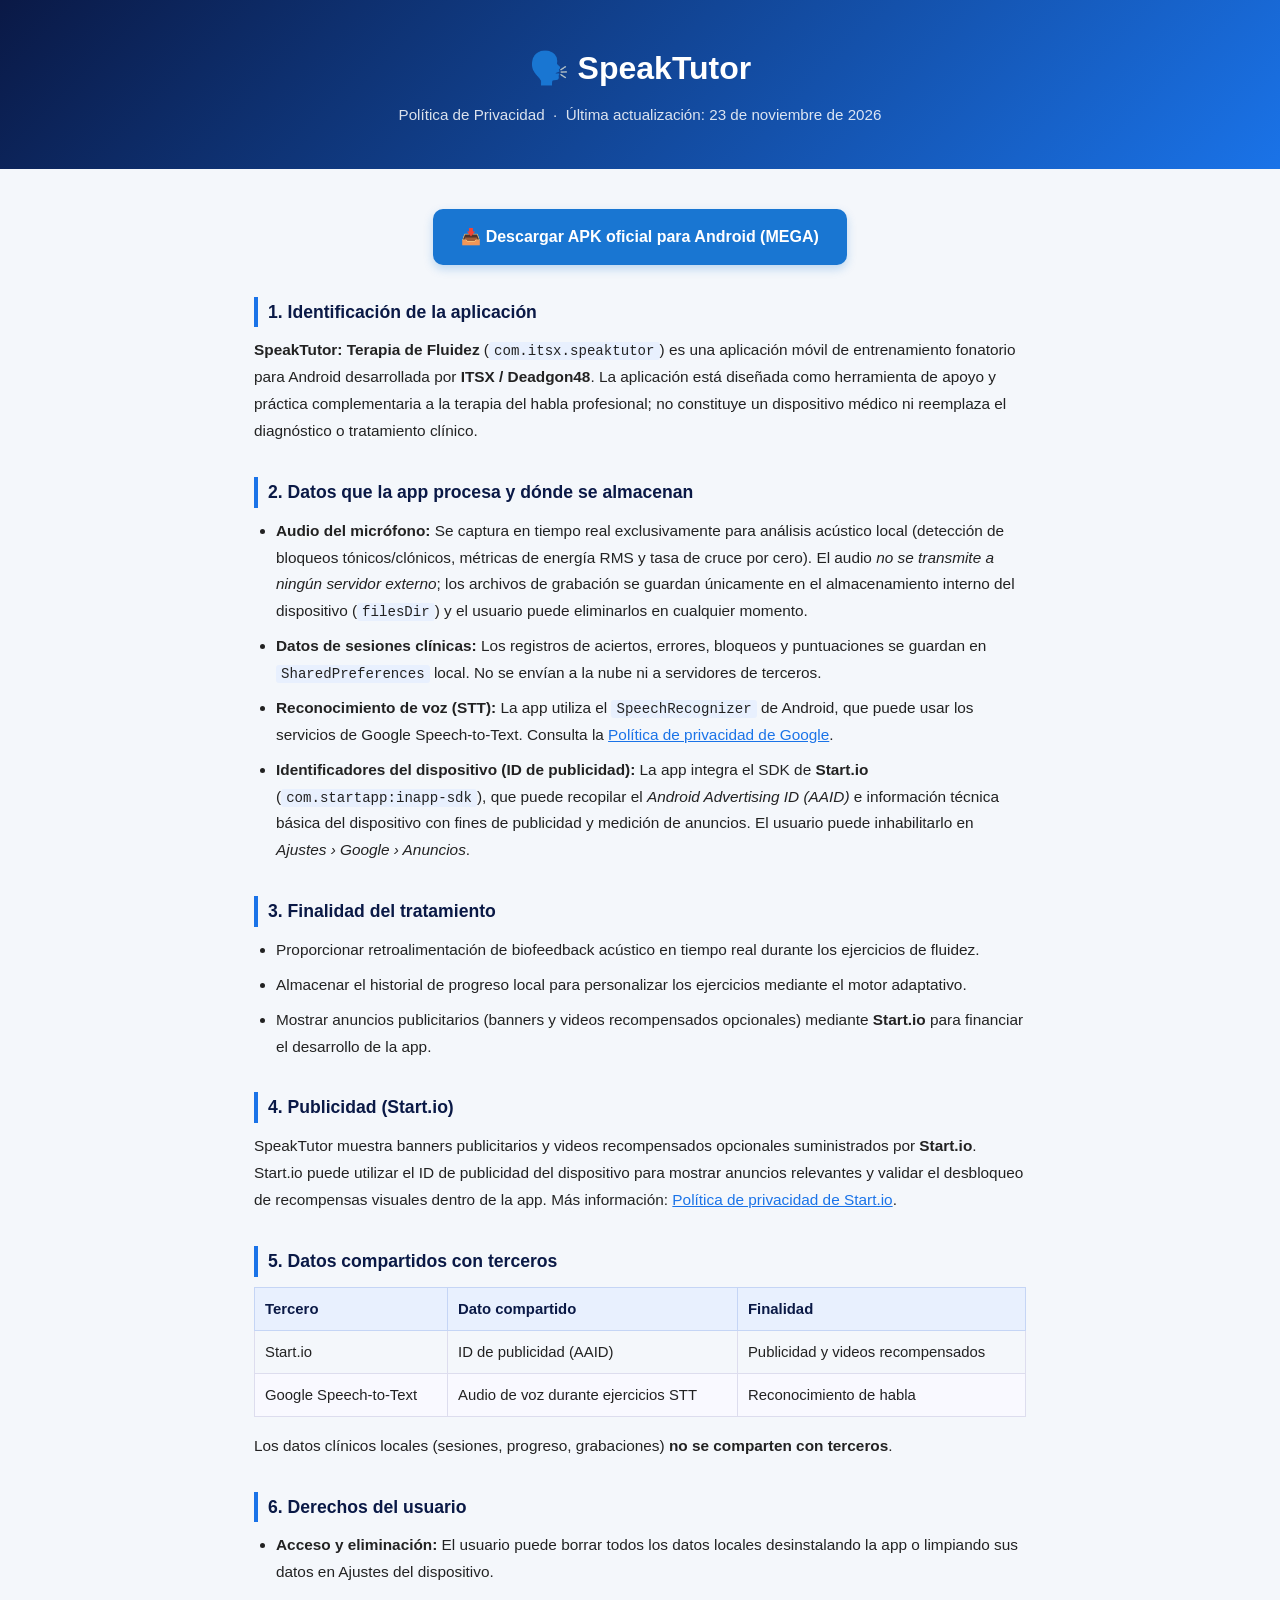
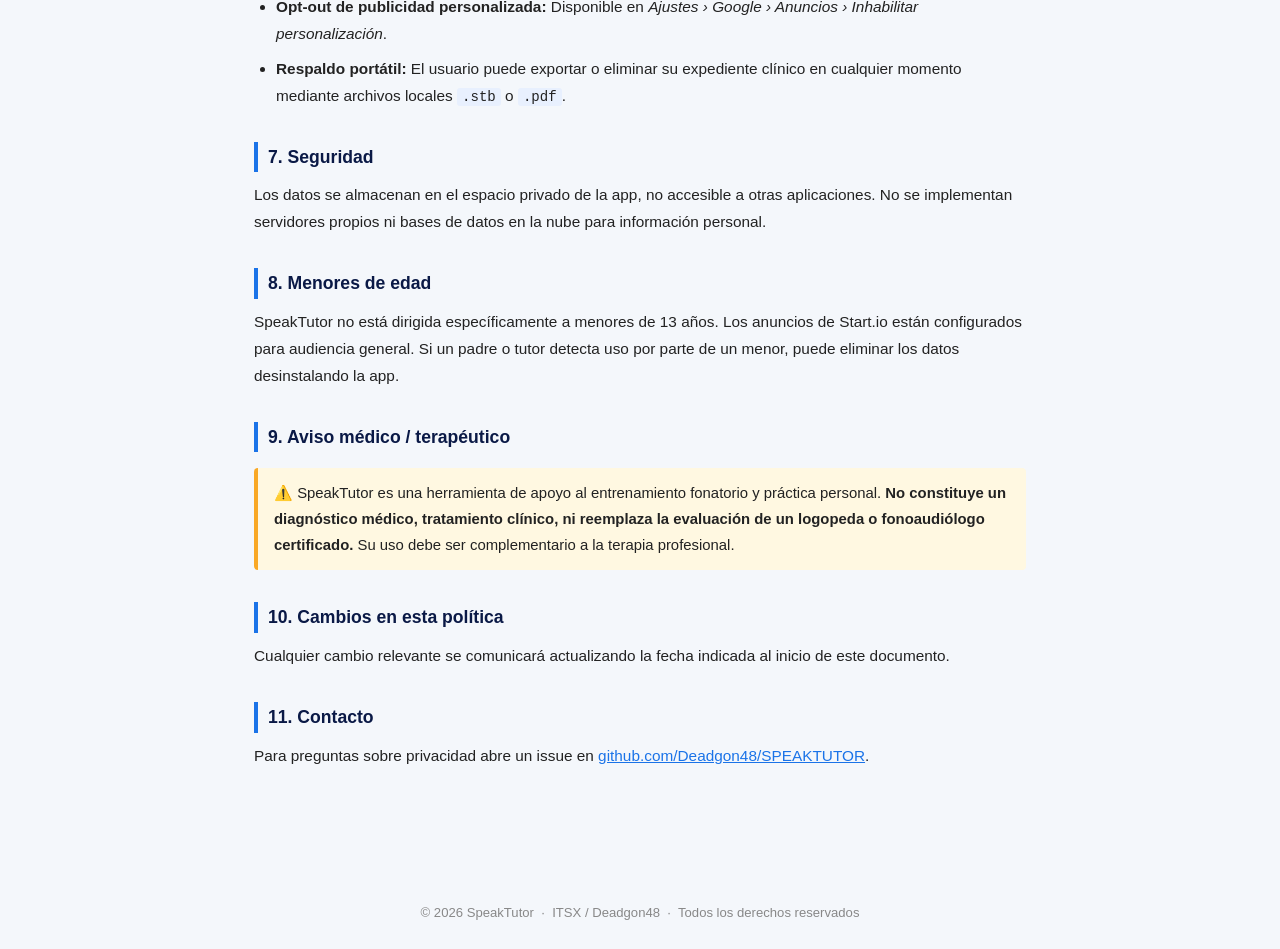
<file: docs/index.html>
<!DOCTYPE html>
<html lang="es">
<head>
  <meta charset="UTF-8" />
  <meta name="viewport" content="width=device-width, initial-scale=1.0"/>
  <title>Política de Privacidad – SpeakTutor</title>
  <style>
    * { box-sizing: border-box; margin: 0; padding: 0; }
    body { font-family: 'Segoe UI', Arial, sans-serif; background: #f4f7fb; color: #222; line-height: 1.75; }
    header { background: linear-gradient(135deg, #0a1946, #1a73e8); color: white; padding: 40px 24px 32px; text-align: center; }
    header h1 { font-size: 2rem; font-weight: 700; margin-bottom: 6px; }
    header p  { font-size: 0.95rem; opacity: 0.85; }
    main { max-width: 820px; margin: 40px auto; padding: 0 24px 60px; }
    h2 { color: #0a1946; font-size: 1.1rem; margin: 32px 0 10px; border-left: 4px solid #1a73e8; padding-left: 10px; }
    p, li { font-size: 0.96rem; margin-bottom: 8px; }
    ul { padding-left: 22px; margin-bottom: 10px; }
    code { background: #e8f0fe; border-radius: 3px; padding: 1px 5px; font-family: monospace; font-size: 0.88rem; }
    table { width: 100%; border-collapse: collapse; margin: 10px 0 16px; font-size: 0.93rem; }
    th { background: #e8f0fe; color: #0a1946; text-align: left; padding: 8px 10px; border: 1px solid #c5d5f5; }
    td { padding: 8px 10px; border: 1px solid #dde; }
    tr:nth-child(even) td { background: #f9f9ff; }
    a { color: #1a73e8; }
    footer { text-align: center; padding: 24px; font-size: 0.82rem; color: #888; }
    .nota { background: #fff8e1; border-left: 4px solid #f9a825; padding: 12px 16px; border-radius: 4px; margin: 16px 0; font-size: 0.93rem; }
    .descarga-box { text-align: center; margin: 20px 0 28px; }
    .btn-descarga { display: inline-block; padding: 14px 28px; background-color: #1976D2; color: #ffffff !important; text-decoration: none; border-radius: 10px; font-weight: bold; font-size: 1rem; box-shadow: 0 4px 10px rgba(25, 118, 210, 0.25); }
    .btn-descarga:hover { background-color: #1565C0; }
  </style>
</head>
<body>

<header>
  <h1>🗣️ SpeakTutor</h1>
  <p>Política de Privacidad &nbsp;·&nbsp; Última actualización: 23 de noviembre de 2026</p>
</header>

<main>

  <div class="descarga-box">
    <a href="https://mega.nz/file/b5BzSaxB#aYEJEaFWR5Qs_XERtTB8ZCbn9dNZsNbHpGKxHnNvEig" target="_blank" rel="noopener" class="btn-descarga">
      📥 Descargar APK oficial para Android (MEGA)
    </a>
  </div>

  <h2>1. Identificación de la aplicación</h2>
  <p><strong>SpeakTutor: Terapia de Fluidez</strong> (<code>com.itsx.speaktutor</code>) es una aplicación móvil de entrenamiento fonatorio para Android desarrollada por <strong>ITSX / Deadgon48</strong>. La aplicación está diseñada como herramienta de apoyo y práctica complementaria a la terapia del habla profesional; no constituye un dispositivo médico ni reemplaza el diagnóstico o tratamiento clínico.</p>

  <h2>2. Datos que la app procesa y dónde se almacenan</h2>
  <ul>
    <li><strong>Audio del micrófono:</strong> Se captura en tiempo real exclusivamente para análisis acústico local (detección de bloqueos tónicos/clónicos, métricas de energía RMS y tasa de cruce por cero). El audio <em>no se transmite a ningún servidor externo</em>; los archivos de grabación se guardan únicamente en el almacenamiento interno del dispositivo (<code>filesDir</code>) y el usuario puede eliminarlos en cualquier momento.</li>
    <li><strong>Datos de sesiones clínicas:</strong> Los registros de aciertos, errores, bloqueos y puntuaciones se guardan en <code>SharedPreferences</code> local. No se envían a la nube ni a servidores de terceros.</li>
    <li><strong>Reconocimiento de voz (STT):</strong> La app utiliza el <code>SpeechRecognizer</code> de Android, que puede usar los servicios de Google Speech-to-Text. Consulta la <a href="https://policies.google.com/privacy" target="_blank" rel="noopener">Política de privacidad de Google</a>.</li>
    <li><strong>Identificadores del dispositivo (ID de publicidad):</strong> La app integra el SDK de <strong>Start.io</strong> (<code>com.startapp:inapp-sdk</code>), que puede recopilar el <em>Android Advertising ID (AAID)</em> e información técnica básica del dispositivo con fines de publicidad y medición de anuncios. El usuario puede inhabilitarlo en <em>Ajustes › Google › Anuncios</em>.</li>
  </ul>

  <h2>3. Finalidad del tratamiento</h2>
  <ul>
    <li>Proporcionar retroalimentación de biofeedback acústico en tiempo real durante los ejercicios de fluidez.</li>
    <li>Almacenar el historial de progreso local para personalizar los ejercicios mediante el motor adaptativo.</li>
    <li>Mostrar anuncios publicitarios (banners y videos recompensados opcionales) mediante <strong>Start.io</strong> para financiar el desarrollo de la app.</li>
  </ul>

  <h2>4. Publicidad (Start.io)</h2>
  <p>SpeakTutor muestra banners publicitarios y videos recompensados opcionales suministrados por <strong>Start.io</strong>. Start.io puede utilizar el ID de publicidad del dispositivo para mostrar anuncios relevantes y validar el desbloqueo de recompensas visuales dentro de la app. Más información: <a href="https://www.start.io/policy/privacy-policy/" target="_blank" rel="noopener">Política de privacidad de Start.io</a>.</p>

  <h2>5. Datos compartidos con terceros</h2>
  <table>
    <thead>
    <tr><th>Tercero</th><th>Dato compartido</th><th>Finalidad</th></tr>
    </thead>
    <tbody>
    <tr><td>Start.io</td><td>ID de publicidad (AAID)</td><td>Publicidad y videos recompensados</td></tr>
    <tr><td>Google Speech-to-Text</td><td>Audio de voz durante ejercicios STT</td><td>Reconocimiento de habla</td></tr>
    </tbody>
  </table>
  <p>Los datos clínicos locales (sesiones, progreso, grabaciones) <strong>no se comparten con terceros</strong>.</p>

  <h2>6. Derechos del usuario</h2>
  <ul>
    <li><strong>Acceso y eliminación:</strong> El usuario puede borrar todos los datos locales desinstalando la app o limpiando sus datos en Ajustes del dispositivo.</li>
    <li><strong>Opt-out de publicidad personalizada:</strong> Disponible en <em>Ajustes › Google › Anuncios › Inhabilitar personalización</em>.</li>
    <li><strong>Respaldo portátil:</strong> El usuario puede exportar o eliminar su expediente clínico en cualquier momento mediante archivos locales <code>.stb</code> o <code>.pdf</code>.</li>
  </ul>

  <h2>7. Seguridad</h2>
  <p>Los datos se almacenan en el espacio privado de la app, no accesible a otras aplicaciones. No se implementan servidores propios ni bases de datos en la nube para información personal.</p>

  <h2>8. Menores de edad</h2>
  <p>SpeakTutor no está dirigida específicamente a menores de 13 años. Los anuncios de Start.io están configurados para audiencia general. Si un padre o tutor detecta uso por parte de un menor, puede eliminar los datos desinstalando la app.</p>

  <h2>9. Aviso médico / terapéutico</h2>
  <div class="nota">
    ⚠️ SpeakTutor es una herramienta de apoyo al entrenamiento fonatorio y práctica personal. <strong>No constituye un diagnóstico médico, tratamiento clínico, ni reemplaza la evaluación de un logopeda o fonoaudiólogo certificado.</strong> Su uso debe ser complementario a la terapia profesional.
  </div>

  <h2>10. Cambios en esta política</h2>
  <p>Cualquier cambio relevante se comunicará actualizando la fecha indicada al inicio de este documento.</p>

  <h2>11. Contacto</h2>
  <p>Para preguntas sobre privacidad abre un issue en <a href="https://github.com/Deadgon48/SPEAKTUTOR" target="_blank" rel="noopener">github.com/Deadgon48/SPEAKTUTOR</a>.</p>

</main>

<footer>
  &copy; 2026 SpeakTutor &nbsp;·&nbsp; ITSX / Deadgon48 &nbsp;·&nbsp; Todos los derechos reservados
</footer>

</body>
</html>
</file>
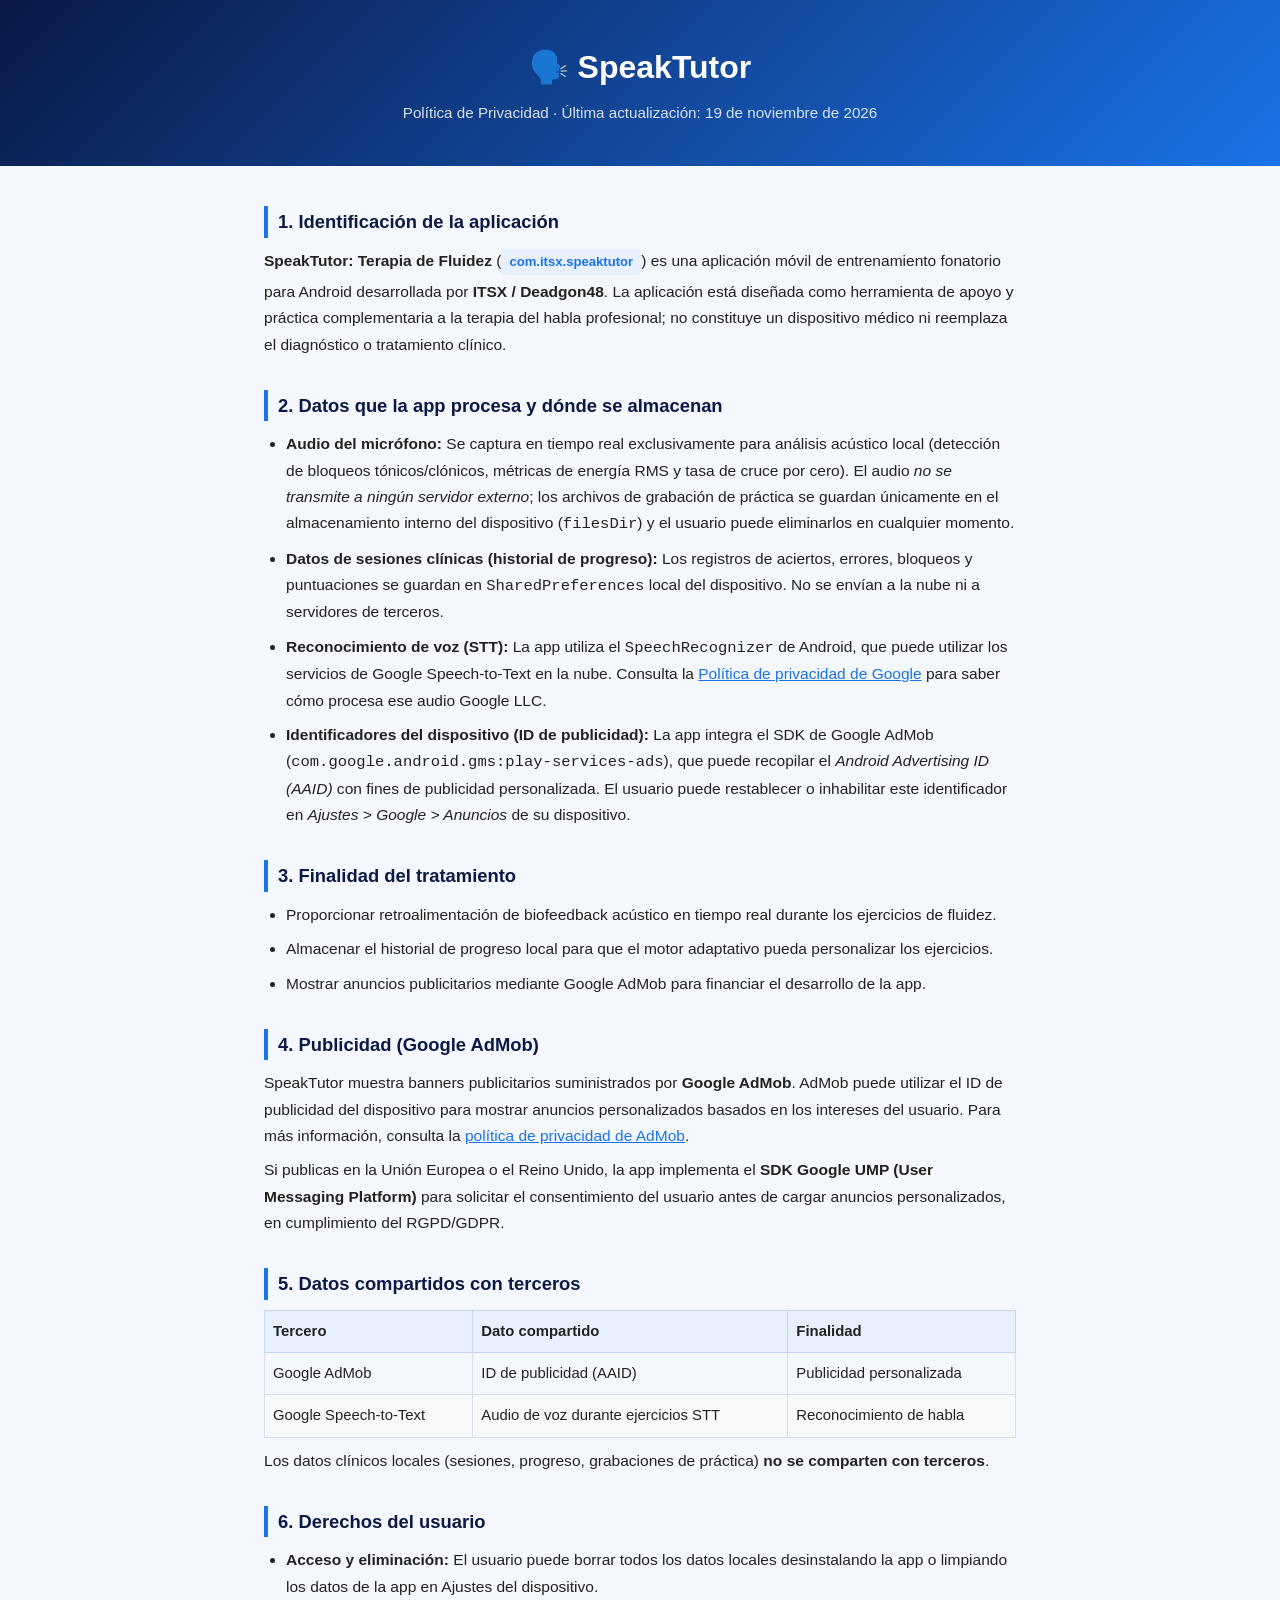
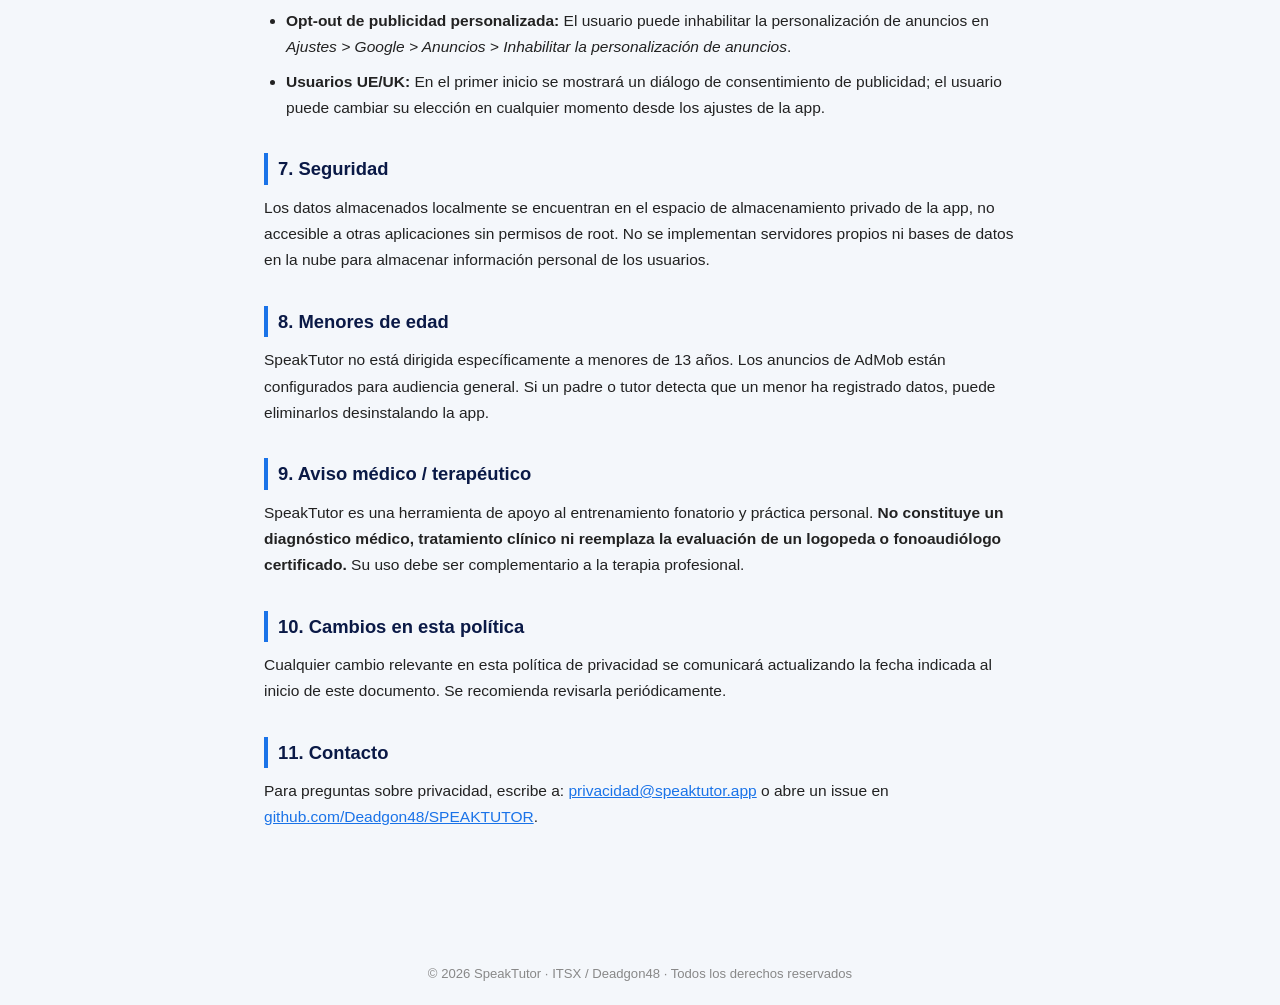
<file: docs/privacy_policy/index.html>
<!DOCTYPE html>
<html lang="es">
<head>
  <meta charset="UTF-8" />
  <meta name="viewport" content="width=device-width, initial-scale=1.0"/>
  <title>Política de Privacidad – SpeakTutor</title>
  <style>
    * { box-sizing: border-box; margin: 0; padding: 0; }
    body { font-family: 'Segoe UI', Arial, sans-serif; background: #f4f7fb; color: #222; line-height: 1.7; }
    header { background: linear-gradient(135deg, #0a1946, #1a73e8); color: white; padding: 40px 24px 32px; text-align: center; }
    header h1 { font-size: 2rem; font-weight: 700; margin-bottom: 6px; }
    header p  { font-size: 0.95rem; opacity: 0.85; }
    main { max-width: 800px; margin: 40px auto; padding: 0 24px 60px; }
    h2 { color: #0a1946; font-size: 1.15rem; margin: 32px 0 10px; border-left: 4px solid #1a73e8; padding-left: 10px; }
    p, li { font-size: 0.97rem; margin-bottom: 8px; }
    ul { padding-left: 22px; }
    .badge { display: inline-block; background: #e8f0fe; color: #1a73e8; border-radius: 4px; padding: 2px 8px; font-size: 0.82rem; font-weight: 600; margin-bottom: 4px; }
    footer { text-align: center; padding: 24px; font-size: 0.82rem; color: #888; }
    a { color: #1a73e8; }
  </style>
</head>
<body>
<header>
  <h1>🗣️ SpeakTutor</h1>
  <p>Política de Privacidad · Última actualización: 19 de noviembre de 2026</p>
</header>

<main>

  <h2>1. Identificación de la aplicación</h2>
  <p><strong>SpeakTutor: Terapia de Fluidez</strong> (<span class="badge">com.itsx.speaktutor</span>) es una aplicación móvil de entrenamiento fonatorio para Android desarrollada por <strong>ITSX / Deadgon48</strong>. La aplicación está diseñada como herramienta de apoyo y práctica complementaria a la terapia del habla profesional; no constituye un dispositivo médico ni reemplaza el diagnóstico o tratamiento clínico.</p>

  <h2>2. Datos que la app procesa y dónde se almacenan</h2>
  <ul>
    <li><strong>Audio del micrófono:</strong> Se captura en tiempo real exclusivamente para análisis acústico local (detección de bloqueos tónicos/clónicos, métricas de energía RMS y tasa de cruce por cero). El audio <em>no se transmite a ningún servidor externo</em>; los archivos de grabación de práctica se guardan únicamente en el almacenamiento interno del dispositivo (<code>filesDir</code>) y el usuario puede eliminarlos en cualquier momento.</li>
    <li><strong>Datos de sesiones clínicas (historial de progreso):</strong> Los registros de aciertos, errores, bloqueos y puntuaciones se guardan en <code>SharedPreferences</code> local del dispositivo. No se envían a la nube ni a servidores de terceros.</li>
    <li><strong>Reconocimiento de voz (STT):</strong> La app utiliza el <code>SpeechRecognizer</code> de Android, que puede utilizar los servicios de Google Speech-to-Text en la nube. Consulta la <a href="https://policies.google.com/privacy" target="_blank">Política de privacidad de Google</a> para saber cómo procesa ese audio Google LLC.</li>
    <li><strong>Identificadores del dispositivo (ID de publicidad):</strong> La app integra el SDK de Google AdMob (<code>com.google.android.gms:play-services-ads</code>), que puede recopilar el <em>Android Advertising ID (AAID)</em> con fines de publicidad personalizada. El usuario puede restablecer o inhabilitar este identificador en <em>Ajustes > Google > Anuncios</em> de su dispositivo.</li>
  </ul>

  <h2>3. Finalidad del tratamiento</h2>
  <ul>
    <li>Proporcionar retroalimentación de biofeedback acústico en tiempo real durante los ejercicios de fluidez.</li>
    <li>Almacenar el historial de progreso local para que el motor adaptativo pueda personalizar los ejercicios.</li>
    <li>Mostrar anuncios publicitarios mediante Google AdMob para financiar el desarrollo de la app.</li>
  </ul>

  <h2>4. Publicidad (Google AdMob)</h2>
  <p>SpeakTutor muestra banners publicitarios suministrados por <strong>Google AdMob</strong>. AdMob puede utilizar el ID de publicidad del dispositivo para mostrar anuncios personalizados basados en los intereses del usuario. Para más información, consulta la <a href="https://support.google.com/admob/answer/6128543" target="_blank">política de privacidad de AdMob</a>.</p>
  <p>Si publicas en la Unión Europea o el Reino Unido, la app implementa el <strong>SDK Google UMP (User Messaging Platform)</strong> para solicitar el consentimiento del usuario antes de cargar anuncios personalizados, en cumplimiento del RGPD/GDPR.</p>

  <h2>5. Datos compartidos con terceros</h2>
  <table style="width:100%;border-collapse:collapse;font-size:0.93rem;margin-top:8px;">
    <thead>
      <tr style="background:#e8f0fe;">
        <th style="text-align:left;padding:8px;border:1px solid #c5d5f5;">Tercero</th>
        <th style="text-align:left;padding:8px;border:1px solid #c5d5f5;">Dato compartido</th>
        <th style="text-align:left;padding:8px;border:1px solid #c5d5f5;">Finalidad</th>
      </tr>
    </thead>
    <tbody>
      <tr>
        <td style="padding:8px;border:1px solid #dde;">Google AdMob</td>
        <td style="padding:8px;border:1px solid #dde;">ID de publicidad (AAID)</td>
        <td style="padding:8px;border:1px solid #dde;">Publicidad personalizada</td>
      </tr>
      <tr style="background:#f9f9f9;">
        <td style="padding:8px;border:1px solid #dde;">Google Speech-to-Text</td>
        <td style="padding:8px;border:1px solid #dde;">Audio de voz durante ejercicios STT</td>
        <td style="padding:8px;border:1px solid #dde;">Reconocimiento de habla</td>
      </tr>
    </tbody>
  </table>
  <p style="margin-top:10px;">Los datos clínicos locales (sesiones, progreso, grabaciones de práctica) <strong>no se comparten con terceros</strong>.</p>

  <h2>6. Derechos del usuario</h2>
  <ul>
    <li><strong>Acceso y eliminación:</strong> El usuario puede borrar todos los datos locales desinstalando la app o limpiando los datos de la app en Ajustes del dispositivo.</li>
    <li><strong>Opt-out de publicidad personalizada:</strong> El usuario puede inhabilitar la personalización de anuncios en <em>Ajustes > Google > Anuncios > Inhabilitar la personalización de anuncios</em>.</li>
    <li><strong>Usuarios UE/UK:</strong> En el primer inicio se mostrará un diálogo de consentimiento de publicidad; el usuario puede cambiar su elección en cualquier momento desde los ajustes de la app.</li>
  </ul>

  <h2>7. Seguridad</h2>
  <p>Los datos almacenados localmente se encuentran en el espacio de almacenamiento privado de la app, no accesible a otras aplicaciones sin permisos de root. No se implementan servidores propios ni bases de datos en la nube para almacenar información personal de los usuarios.</p>

  <h2>8. Menores de edad</h2>
  <p>SpeakTutor no está dirigida específicamente a menores de 13 años. Los anuncios de AdMob están configurados para audiencia general. Si un padre o tutor detecta que un menor ha registrado datos, puede eliminarlos desinstalando la app.</p>

  <h2>9. Aviso médico / terapéutico</h2>
  <p>SpeakTutor es una herramienta de apoyo al entrenamiento fonatorio y práctica personal. <strong>No constituye un diagnóstico médico, tratamiento clínico ni reemplaza la evaluación de un logopeda o fonoaudiólogo certificado.</strong> Su uso debe ser complementario a la terapia profesional.</p>

  <h2>10. Cambios en esta política</h2>
  <p>Cualquier cambio relevante en esta política de privacidad se comunicará actualizando la fecha indicada al inicio de este documento. Se recomienda revisarla periódicamente.</p>

  <h2>11. Contacto</h2>
  <p>Para preguntas sobre privacidad, escribe a: <a href="mailto:privacidad@speaktutor.app">privacidad@speaktutor.app</a> o abre un issue en <a href="https://github.com/Deadgon48/SPEAKTUTOR" target="_blank">github.com/Deadgon48/SPEAKTUTOR</a>.</p>

</main>

<footer>
  &copy; 2026 SpeakTutor · ITSX / Deadgon48 · Todos los derechos reservados
</footer>
</body>
</html>
</file>
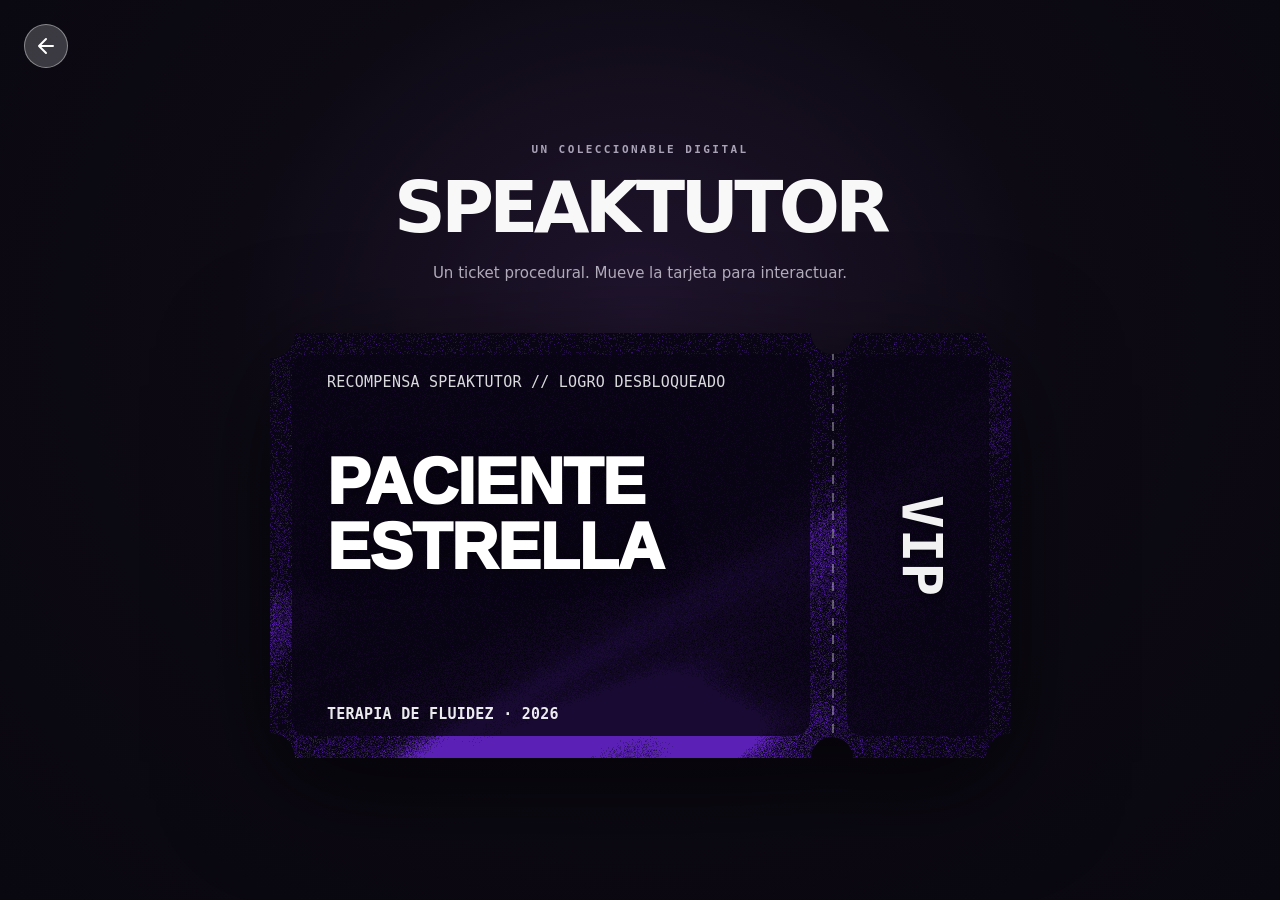
<file: app/src/main/assets/ticket/index.html>
<!doctype html>
<html lang="es">
<head>
  <meta charset="utf-8">
  <meta name="viewport" content="width=device-width,initial-scale=1">
  <title>Ticket VIP SpeakTutor</title>
  <link rel="stylesheet" href="styles.css">
</head>
<body>
<main class="page">
  <p class="eyebrow">UN COLECCIONABLE DIGITAL</p>
  <h1>SPEAKTUTOR</h1>
  <p class="intro">Un ticket procedural. Mueve la tarjeta para interactuar.</p>
  <section id="ticket" aria-label="Event admission ticket"></section>
</main>
<script src="app.js"></script>
<button style="position: fixed; top: 24px; left: 24px; width: 44px; height: 44px; border-radius: 50%; background: rgba(255, 255, 255, 0.2); border: 1px solid rgba(255,255,255,0.4); color: white; display: grid; place-items: center; cursor: pointer; z-index: 9999;" onclick="if(window.Android){window.Android.cerrarWebView();}else{window.history.back();}">
  <svg width="24" height="24" viewBox="0 0 24 24" fill="none" stroke="currentColor" stroke-width="2" stroke-linecap="round" stroke-linejoin="round">
    <path d="M19 12H5M12 19l-7-7 7-7"/>
  </svg>
</button>
</body>
</html>
</file>
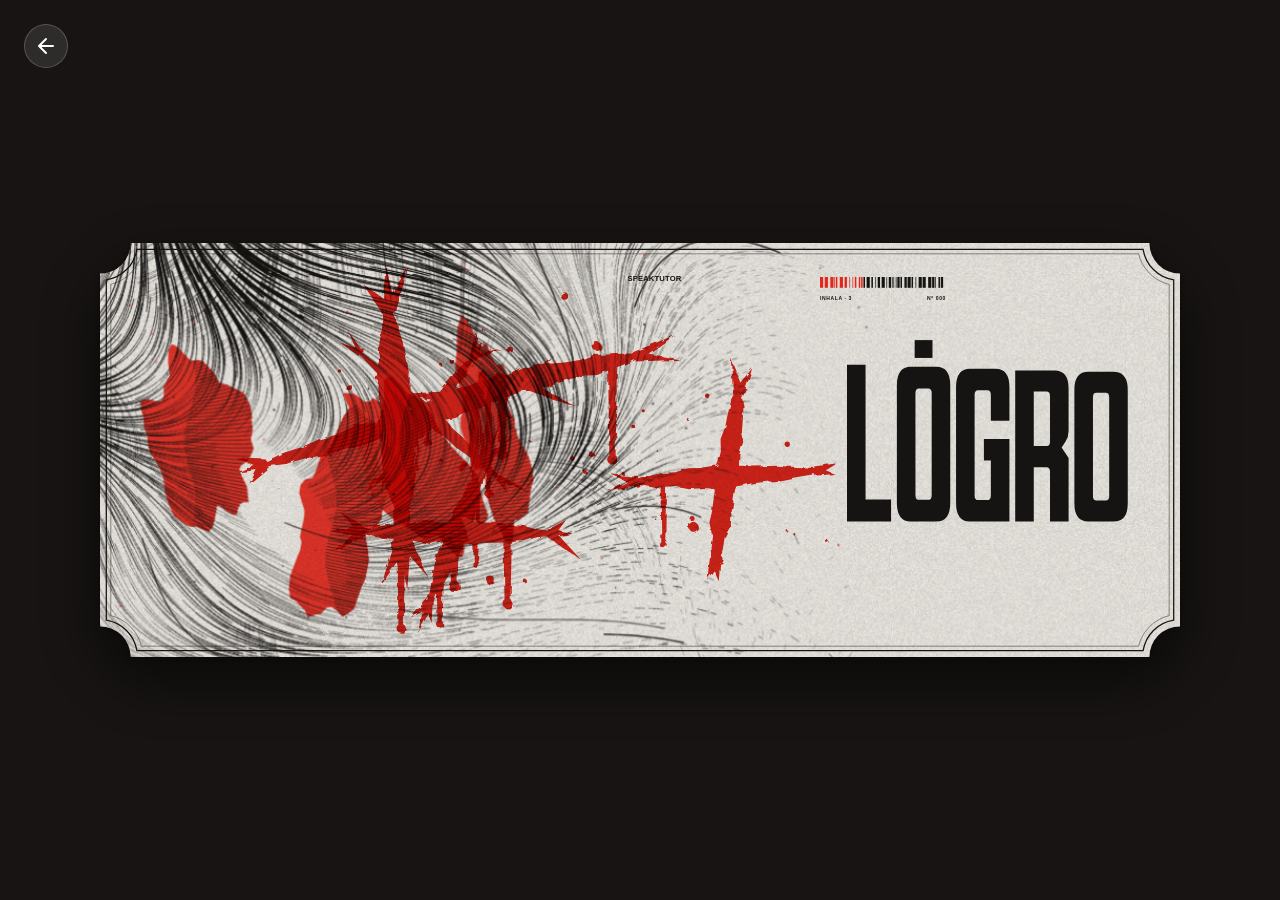
<file: app/src/main/assets/card_3d.html>
<!doctype html>
<html lang="es">
<head>
    <meta charset="utf-8"><meta name="viewport" content="width=device-width,initial-scale=1">
    <title>Engraved Ticket</title>
    <style>
        :root{color-scheme:dark}*{box-sizing:border-box}body{margin:0;min-height:100vh;background:#171413;color:#eee9e1;font:14px/1.4 system-ui,sans-serif;display:grid;place-items:center;padding:32px}.demo{width:min(1080px,100%)}.ticket-wrap{position:relative;perspective:1600px;width:var(--ticket-width,min(100%,1080px));margin:auto;user-select:none}.ticket{position:relative;width:100%;aspect-ratio:1200/460;container-type:inline-size;touch-action:pan-y;-webkit-touch-callout:none;outline:none;cursor:pointer;will-change:transform;filter:drop-shadow(0 22px 28px #0007) drop-shadow(0 2px 3px #0005);transition:box-shadow .2s}.ticket:focus-visible{outline:2px solid var(--accent);outline-offset:5px}.ticket[aria-pressed=true]{cursor:grabbing}.clipped{position:absolute;inset:0;overflow:hidden;background:var(--ground);mask-image:var(--ticket-mask);-webkit-mask-image:var(--ticket-mask);mask-size:100% 100%;-webkit-mask-size:100% 100%;mask-repeat:no-repeat;-webkit-mask-repeat:no-repeat}.plate{position:absolute;inset:0;width:100%;height:100%;max-width:none;transform:scale(1.05);will-change:transform}.spatter{position:absolute;inset:0;width:100%;height:100%;overflow:visible;pointer-events:none}.type-layer{position:absolute;inset:0;will-change:transform;color:var(--text-color);font-family:"Helvetica Neue",Helvetica,Arial,ui-sans-serif,system-ui,sans-serif}.small{font-weight:700;text-transform:uppercase;letter-spacing:.02em;line-height:1.08;white-space:pre-line}.absolute{position:absolute}.word-box{overflow:visible}.word-svg{position:absolute;inset:0;width:100%;height:100%;overflow:visible;max-width:none}.meta{display:flex;justify-content:space-between}.body-copy{margin:0;white-space:normal!important;text-align:justify;text-align-last:center}.glare{position:absolute;inset:0;pointer-events:none;opacity:0;transition:opacity .3s}.edge{position:absolute;inset:0;width:100%;height:100%;pointer-events:none;overflow:visible}.et-splat{transform-box:fill-box;transform-origin:center;animation:et-splat 560ms cubic-bezier(.2,1.5,.35,1) both}.et-drip{transform-box:fill-box;transform-origin:top;animation:et-drip 1100ms cubic-bezier(.3,.7,.2,1) both}@keyframes et-splat{0%{transform:scale(.15);opacity:0}40%{opacity:1}100%{transform:scale(1);opacity:1}}@keyframes et-drip{0%{transform:scaleY(0)}100%{transform:scaleY(1)}}.sr-only{position:absolute;width:1px;height:1px;padding:0;margin:-1px;overflow:hidden;clip:rect(0,0,0,0);white-space:nowrap;border:0}@media(prefers-reduced-motion:reduce){.et-splat,.et-drip{animation:none}}@media(max-width:520px){body{padding:18px}}

                @font-face {
  font-family: 'Blockstepped';
  src: url('fonts/blockstepped.ttf');
}
        @font-face {
  font-family: 'Blockstepped 3D';
  src: url('fonts/blockstepped3d.ttf');
}
@font-face {
  font-family: 'Blox2';
  src: url('fonts/blox2.ttf');
}
@font-face {
  font-family: 'MarioFont';
  src: url('fonts/font.ttf');
}
@font-face {
  font-family: 'HumanoidStraight';
  src: url('fonts/humanoidstraight.ttf');
}
@font-face {
  font-family: 'LotsOfDotz';
  src: url('fonts/lotsofdotz.ttf');
}
@font-face {
  font-family: 'PixelPlayer';
  src: url('fonts/ultimategameplayerpixel.ttf');
}
@font-face {
  font-family: '8bit';
  src: url('fonts/8bitlim.ttf');
}
@font-face {
  font-family: 'HigherPixels';
  src: url('fonts/HigherPixels.ttf');
}
@font-face {
  font-family: 'Nightmare';
  src: url('fonts/Nightmare Codehack.otf');
}
@font-face {
  font-family: 'LCD';
  src: url('fonts/Pixel Lcd-7.ttf');
}
@font-face {
  font-family: 'PB';
  src: url('fonts/PowerBomberman-COLR-nanoemoji.ttf');
}
@font-face {
  font-family: 'BS';
  src: url('fonts/BombermanStory-COLR-nanoemoji.ttf');
}
@font-face {
  font-family: 'B64';
  src: url('fonts/Bomberman64-COLR-nanoemoji.ttf');
}

/* Aplicación dinámica según el tema seleccionado */
.insignia-card {
  font-family: var(--font-familia-activa, sans-serif);
}

    </style></head>
<body>
<button class="back-btn" style="position: fixed; top: 24px; left: 24px; width: 44px; height: 44px; border-radius: 50%; background: rgba(255, 255, 255, 0.1); border: 1px solid rgba(255,255,255,0.2); color: white; display: grid; place-items: center; cursor: pointer; z-index: 9999; backdrop-filter: blur(5px);" onclick="if(window.Android){window.Android.cerrarWebView();}else{window.history.back();}">
    <svg width="24" height="24" viewBox="0 0 24 24" fill="none" stroke="currentColor" stroke-width="2" stroke-linecap="round" stroke-linejoin="round">
        <path d="M19 12H5M12 19l-7-7 7-7"/>
    </svg>
</button>
<main class="demo"><div id="ticket-root"></div></main>
<script>
    'use strict';
    (()=>{
    const VIEW_W=1200,VIEW_H=460, SPACE_W=22,TRACKING=5,STAGGER=.07,AMP=.14,DOT=12,DOT_GAP=6,TICKET_R=34;
    const clamp01=v=>v>0?(v<1?v:1):0,easeSine=v=>.5-.5*Math.cos(Math.PI*clamp01(v));
    const mulberry32=seed=>{let a=seed>>>0;return()=>{a=(a+0x6d2b79f5)>>>0;let t=a;t=Math.imul(t^(t>>>15),t|1);t^=t+Math.imul(t^(t>>>7),t|61);return((t^(t>>>14))>>>0)/4294967296}};
    const hashString=s=>{let h=2166136261;for(let i=0;i<s.length;i++){h^=s.charCodeAt(i);h=Math.imul(h,16777619)}return h>>>0};
    function breathAt(t,rhythm){const r=[0,1,2,3].map(i=>rhythm[i]>0?rhythm[i]:0),total=r.reduce((a,b)=>a+b,0);if(!(total>0)||!Number.isFinite(t))return{value:0,phase:3,left:0,index:0};const index=Math.floor(t/total);let u=t-index*total;for(let p=0;p<4;p++){if(u<r[p]||p===3){const k=r[p]>0?clamp01(u/r[p]):1,value=p===0?easeSine(k):p===1?1:p===2?1-easeSine(k):0;return{value,phase:p,left:Math.max(0,r[p]-u),index}}u-=r[p]}return{value:0,phase:3,left:0,index:0}}
    function letterBreath(v,i,n,stagger){if(n<=1||v>=1||!(v>0))return clamp01(v);return clamp01(v*(1+stagger*(n-1))-stagger*i)}
    function ticketPath(w,h,r,inset){const d=inset,R=r+d,f=n=>String(Math.round(n*100)/100);return`M${f(R)} ${f(d)}H${f(w-R)}A${f(R)} ${f(R)} 0 0 0 ${f(w-d)} ${f(R)}V${f(h-R)}A${f(R)} ${f(R)} 0 0 0 ${f(w-R)} ${f(h-d)}H${f(R)}A${f(R)} ${f(R)} 0 0 0 ${f(d)} ${f(h-R)}V${f(R)}A${f(R)} ${f(R)} 0 0 0 ${f(R)} ${f(d)}Z`}
    function barcode(code,width){const rnd=mulberry32(hashString(code||'0')),bars=[];let x=0;while(x<width){const w=.8+Math.floor(rnd()*4)*.9;if(x+w>width)break;bars.push({x,w});x+=w+.9+Math.floor(rnd()*3)*.9}return bars}
    const GLYPHS={A:[48,['13 0 2|35 0 2|48 100|32 100|30 76|18 76|16 100|0 100'],['21 24|27 24|29 60|19 60']],B:[46,['0 0|46 0 12|46 44 4|41 50|46 56 4|46 100 12|0 100'],['16 14|30 14 3|30 43 3|16 43','16 57|30 57 3|30 86 3|16 86']],C:[46,['0 0 12|46 0 12|46 36|30 36|30 14 3|16 14 3|16 86 3|30 86 3|30 64|46 64|46 100 12|0 100 12']],D:[46,['0 0|46 0 12|46 100 12|0 100'],['16 14|30 14 3|30 86 3|16 86']],E:[38,['0 0|38 0|38 14|16 14|16 43|34 43|34 57|16 57|16 86|38 86|38 100|0 100']],F:[38,['0 0|38 0|38 14|16 14|16 43|34 43|34 57|16 57|16 100|0 100']],G:[46,['0 0 12|46 0 12|46 34|30 34|30 14 3|16 14 3|16 86 3|30 86 3|30 60|24 60|24 46|46 46|46 100|0 100 12']],H:[46,['0 0|16 0|16 43|30 43|30 0|46 0|46 100|30 100|30 57|16 57|16 100|0 100']],I:[16,['0 0|16 0|16 100|0 100']],J:[44,['28 0|44 0|44 100 12|0 100 12|0 66|16 66|16 86 3|28 86 3']],K:[48,['0 0|16 0|16 38|31 0|48 0|30 48|48 100|31 100|16 62|16 100|0 100']],L:[38,['0 0|16 0|16 86|38 86|38 100|0 100']],M:[62,['0 0|19 0|31 50|43 0|62 0|62 100|47 100|47 40|37 88|25 88|15 40|15 100|0 100']],N:[48,['0 0|17 0|33 58|33 0|48 0|48 100|31 100|15 42|15 100|0 100']],O:[46,['0 0 12|46 0 12|46 100 12|0 100 12'],['16 14 3|30 14 3|30 86 3|16 86 3']],P:[46,['0 0|46 0 12|46 62 12|16 62|16 100|0 100'],['16 14|30 14 3|30 48 3|16 48']],Q:[46,['0 0 12|46 0 12|46 100 12|0 100 12','24 80|36 80|46 108|34 108'],['16 14 3|30 14 3|30 86 3|16 86 3']],R:[46,['0 0|46 0 12|46 44 4|40 51|46 58|46 100|30 100|30 64 3|16 64|16 100|0 100'],['16 14|30 14 3|30 50 3|16 50']],S:[46,['0 0 12|46 0 12|46 32|30 32|30 14 3|16 14 3|16 43|40 43 6|46 49 6|46 100 12|0 100 12|0 68|16 68|16 86 3|30 86 3|30 57|6 57 6|0 51 6']],T:[46,['0 0|46 0|46 14|31 14|31 100|15 100|15 14|0 14']],U:[46,['0 0|16 0|16 86 3|30 86 3|30 0|46 0|46 100 12|0 100 12']],V:[48,['0 0|16 0|24 72|32 0|48 0|35 100|13 100']],W:[66,['0 0|15 0|20 64|26 0|40 0|46 64|51 0|66 0|57 100|40 100|33 44|26 100|9 100']],X:[48,['0 0|16 0|24 32|32 0|48 0|33 50|48 100|32 100|24 68|16 100|0 100|15 50']],Y:[48,['0 0|16 0|24 36|32 0|48 0|32 60|32 100|16 100|16 60']],Z:[42,['0 0|42 0|42 14|18 86|42 86|42 100|0 100|0 86|24 14|0 14']],'0':[44,['0 0 12|44 0 12|44 100 12|0 100 12'],['16 14 3|28 14 3|28 86 3|16 86 3']],'1':[30,['6 0|30 0|30 100|14 100|14 18|6 22']],'2':[44,['0 0 12|44 0 12|44 50 4|18 86|44 86|44 100|0 100|0 84|28 46|28 14 3|16 14 3|16 30|0 30']], '3':[44,['0 0 12|44 0 12|44 44 4|39 50|44 56 4|44 100 12|0 100 12|0 70|16 70|16 86 3|28 86 3|28 57|12 57|12 43|28 43|28 14 3|16 14 3|16 30|0 30']], '4':[44,['0 0|16 0|16 56|28 56|28 0|44 0|44 100|28 100|28 70|0 70']], '5':[44,['0 0|44 0|44 14|16 14|16 40|44 40 12|44 100 12|0 100 12|0 70|16 70|16 86 3|28 86 3|28 54 3|0 54']], '6':[44,['0 0 12|44 0 12|44 30|28 30|28 14 3|16 14 3|16 40|44 40 12|44 100 12|0 100 12'],['16 54 3|28 54 3|28 86 3|16 86 3']], '7':[42,['0 0|42 0|42 16|26 100|10 100|26 14|0 14']], '8':[44,['0 0 12|44 0 12|44 44 4|39 50|44 56 4|44 100 12|0 100 12|0 56 4|5 50|0 44 4'],['16 14 3|28 14 3|28 43 3|16 43 3','16 57 3|28 57 3|28 86 3|16 86 3']], '9':[44,['0 0 12|44 0 12|44 100 12|0 100 12|0 70|16 70|16 86 3|28 86 3|28 60|0 60 12'],['16 14 3|28 14 3|28 46 3|16 46 3']], '.':[16,['0 84|16 84|16 100|0 100']], ',':[16,['0 84|16 84|16 102|8 114|2 114|6 100|0 100']], '-':[28,['0 43|28 43|28 57|0 57']], '!':[16,['0 0|16 0|16 70|0 70','0 84|16 84|16 100|0 100']], '?':[42,['0 0 12|42 0 12|42 46 4|30 58|30 70|14 70|14 52|26 42|26 14 3|16 14 3|16 30|0 30','14 84|30 84|30 100|14 100']], "'":[14,['0 0|14 0|12 30|2 30']]};
    function parseContour(s){return s.split('|').map(p=>p.trim().split(/\s+/).map(Number))}
    function contourPath(s,hole){let pts=parseContour(s);if(hole)pts.reverse();const n=pts.length,f=v=>String(Math.round(v*100)/100);let d='';for(let i=0;i<n;i++){const p=pts[i],a=pts[(i+n-1)%n],b=pts[(i+1)%n],r=p[2]||0;if(r>0){const la=Math.hypot(a[0]-p[0],a[1]-p[1])||1,lb=Math.hypot(b[0]-p[0],b[1]-p[1])||1,ka=Math.min(r,la/2)/la,kb=Math.min(r,lb/2)/lb,ix=p[0]+(a[0]-p[0])*ka,iy=p[1]+(a[1]-p[1])*ka,ox=p[0]+(b[0]-p[0])*kb,oy=p[1]+(b[1]-p[1])*kb;d+=(i?'L':'M')+f(ix)+' '+f(iy)+'Q'+f(p[0])+' '+f(p[1])+' '+f(ox)+' '+f(oy)}else d+=(i?'L':'M')+f(p[0])+' '+f(p[1])}return d+'Z'}
    function glyphPath(ch){const g=GLYPHS[ch];return g?g[1].map(c=>contourPath(c,false)).join('')+(g[2]||[]).map(c=>contourPath(c,true)).join(''):''}
    function layoutWord(word){const chars=Array.from(String(word||'').toUpperCase()),glyphs=[];let x=0;for(let i=0;i<chars.length;i++){const ch=chars[i],w=GLYPHS[ch]?GLYPHS[ch][0]:SPACE_W;glyphs.push({ch,x,w});x+=w+(i<chars.length-1?TRACKING:0)}return{glyphs,width:x}}
    const PAPER={accent:'#e2261b',ink:'#161412',ground:'#ece9e3',type:'#161412'},CRIMSON={accent:'#d9241c',ink:'#d9241c',ground:'#0e0b0b',type:'#f1eee8'};
    const LAYOUT={paper:{tag:[586,36],bar:[800,34,140,12],quote:[950,36],notes:[1062,36],word:[586,144,556,165],align:'right',body:[470,330,672]},crimson:{tag:[300,36],bar:[525,34,150,12],quote:[884,36],notes:[884,56],word:[230,148,740,172],align:'center',body:[290,340,620]}};
    const f1=v=>String(Math.round(v*10)/10);
    function makeSplat(rnd,cx,cy,size){let body='',drips='';const strokes=1+Math.round(rnd()*1.2),base=rnd()*Math.PI;for(let s=0;s<strokes;s++){const a=base+s*(Math.PI/2+(rnd()-.5)*.9),len=size*(.8+rnd()*.7),w=size*(.05+rnd()*.035),ca=Math.cos(a),sa=Math.sin(a),nx=-sa,ny=ca,steps=14,top=[],bot=[];for(let i=0;i<=steps;i++){const t=i/steps-.5,hw=w*(1-Math.pow(Math.abs(t)*2,2.2)*.75)*(.8+rnd()*.4),bx=cx+ca*t*len,by=cy+sa*t*len;top.push(f1(bx+nx*hw)+' '+f1(by+ny*hw));bot.push(f1(bx-nx*hw)+' '+f1(by-ny*hw))}body+='M'+top.join('L')+'L'+bot.reverse().join('L')+'Z';for(const end of [-1,1]){const ex=cx+ca*end*len*.5,ey=cy+sa*end*len*.5,claws=2+Math.floor(rnd()*2);for(let k=0;k<claws;k++){const spread=(k-(claws-1)/2)*(.45+rnd()*.3),ang=a+(end<0?Math.PI:0)+spread,cl=size*(.12+rnd()*.16),cw=w*.45,tx=ex+Math.cos(ang)*cl,ty=ey+Math.sin(ang)*cl,px2=-Math.sin(ang)*cw,py2=Math.cos(ang)*cw;body+='M'+f1(ex+px2)+' '+f1(ey+py2)+'L'+f1(tx)+' '+f1(ty)+'L'+f1(ex-px2)+' '+f1(ey-py2)+'Z'}}const dn=1+Math.floor(rnd()*3);for(let k=0;k<dn;k++){const t=(rnd()-.5)*.8,dx=cx+ca*t*len,dy=cy+sa*t*len+w*.4,dw=w*(.22+rnd()*.25),dl=size*(.12+rnd()*.45);drips+='M'+f1(dx-dw)+' '+f1(dy)+'L'+f1(dx+dw)+' '+f1(dy)+'L'+f1(dx+dw*.7)+' '+f1(dy+dl)+'A'+f1(dw*1.2)+' '+f1(dw*1.2)+' 0 1 1 '+f1(dx-dw*.7)+' '+f1(dy+dl)+'Z'}}const drops=5+Math.floor(rnd()*8);for(let k=0;k<drops;k++){const ang=rnd()*Math.PI*2,dist=size*(.35+rnd()*.5),r=.8+rnd()*rnd()*size*.03,x=cx+Math.cos(ang)*dist,y=cy+Math.sin(ang)*dist;body+='M'+f1(x-r)+' '+f1(y)+'a'+f1(r)+' '+f1(r)+' 0 1 0 '+f1(r*2)+' 0a'+f1(r)+' '+f1(r)+' 0 1 0 '+f1(-r*2)+' 0Z'}return{cx,cy,body,drips,r:size}}
    function makeSplats(seed,count,variant){const rnd=mulberry32(seed*7919+17),out=[];for(let i=0;i<count;i++){const onType=variant==='paper'&&i%3===2,cx=onType?640+rnd()*460:variant==='paper'?90+rnd()*520:80+rnd()*1040,cy=onType?110+rnd()*160:60+rnd()*340;out.push(makeSplat(rnd,cx,cy,110+rnd()*120))}return out}
    const smooth=(a,b,x)=>{const t=clamp01((x-a)/(b-a));return t*t*(3-2*t)};let grainTile=null;
    function grain(){if(grainTile)return grainTile;const c=document.createElement('canvas');c.width=c.height=180;const g=c.getContext('2d');if(g){const img=g.createImageData(180,180),rnd=mulberry32(99);for(let i=0;i<img.data.length;i+=4){const v=Math.floor(rnd()*255);img.data[i]=img.data[i+1]=img.data[i+2]=v;img.data[i+3]=255}g.putImageData(img,0,0)}return grainTile=c}
    function blob(ctx,rnd,cx,cy,rx,ry,rot){const n=64,ph=[rnd()*6.28,rnd()*6.28,rnd()*6.28],path=new Path2D();for(let i=0;i<=n;i++){const a=i/n*Math.PI*2,k=1+.22*Math.sin(a*2+ph[0])+.12*Math.sin(a*5+ph[1])+.06*Math.sin(a*11+ph[2])+(rnd()-.5)*.06,x=Math.cos(a)*rx*k,y=Math.sin(a)*ry*k,X=cx+x*Math.cos(rot)-y*Math.sin(rot),Y=cy+x*Math.sin(rot)+y*Math.cos(rot);if(i)path.lineTo(X,Y);else path.moveTo(X,Y)}path.closePath();ctx.fill(path);return path}
    function drawPaper(ctx,seed,pal){const rnd=mulberry32(seed),ph=Array.from({length:9},()=>rnd()*Math.PI*2),fade=(x,y)=>smooth(860,470,x)*(.35+.65*smooth(470,300,y+.55*(x-420)));ctx.fillStyle=pal.ground;ctx.fillRect(-60,-60,VIEW_W+120,VIEW_H+120);ctx.fillStyle=pal.accent;const figs=[],nf=3+Math.floor(rnd()*2);for(let i=0;i<nf;i++){const cx=120+i/nf*420+rnd()*60,cy=190+rnd()*200,rx=22+rnd()*34,ry=60+rnd()*70;ctx.globalAlpha=.92;figs.push({path:blob(ctx,rnd,cx,cy,rx,ry,(rnd()-.5)*1.4),cx,cy,r:ry})}ctx.globalAlpha=1;
    const tone=(x,y)=>{const n=.5+.28*Math.sin(x*.0085+ph[0])*Math.cos(y*.012+ph[1])+.2*Math.sin((x+y*1.7)*.0052+ph[2])+.14*Math.sin(x*.027-y*.019+ph[3]);return clamp01((n-.1)*1.25)},angle=(x,y)=>1.25*Math.sin(x*.0046+ph[4])+Math.cos(y*.0105+ph[5])+.7*Math.sin((x-y)*.0062+ph[6]),bins=[];
    const trace=(sx,sy,turn,gate,gain)=>{const pts=[sx,sy];for(const dir of [1,-1]){let x=sx,y=sy;for(let k=0;k<14;k++){const a=angle(x,y)+turn;x+=Math.cos(a)*5*dir;y+=Math.sin(a)*5*dir;if(x< -40||x>900||y< -40||y>VIEW_H+40)break;if(dir>0)pts.push(x,y);else pts.unshift(x,y)}}for(let i=0;i+3<pts.length;i+=2){const mx=(pts[i]+pts[i+2])/2,my=(pts[i+1]+pts[i+3])/2,fd=fade(mx,my);if(rnd()>fd)continue;const t=tone(mx,my);if(t<gate)continue;const b=Math.min(12,Math.round((.2+gain*Math.pow(t-gate,1.5)*(.4+.6*fd))*6)),path=bins[b]||(bins[b]=new Path2D());path.moveTo(pts[i],pts[i+1]);path.lineTo(pts[i+2],pts[i+3])}};
    for(let y=-30;y<VIEW_H+30;y+=8)for(let x=-30;x<880;x+=40){const sx=x+rnd()*30,sy=y+rnd()*5;if(rnd()>fade(sx,sy)+.1)continue;trace(sx,sy,0,.12,1.9)}for(let y=-30;y<VIEW_H+30;y+=9)for(let x=-30;x<880;x+=44){const sx=x+rnd()*30,sy=y+rnd()*6;if(tone(sx,sy)<.62)continue;trace(sx,sy,1.2,.62,1.6)}ctx.strokeStyle=pal.ink;ctx.lineCap='round';for(let b=0;b<bins.length;b++)if(bins[b]){ctx.lineWidth=Math.max(.25,b/6);ctx.stroke(bins[b])}
    for(const fig of figs){ctx.save();ctx.clip(fig.path);const shade=new Path2D();for(let y=fig.cy-fig.r*1.3;y<fig.cy+fig.r*1.3;y+=3.2){let x=fig.cx-fig.r*.1+Math.sin(y*.05)*6,yy=y;shade.moveTo(x,yy);for(let k=0;k<18;k++){const a=angle(x,yy)*.35+.15;x+=Math.cos(a)*5;yy+=Math.sin(a)*5;shade.lineTo(x,yy)}}ctx.lineWidth=.9;ctx.globalAlpha=.75;ctx.stroke(shade);ctx.restore()}ctx.globalAlpha=1;ctx.lineWidth=1.6;for(let i=0;i<12;i++){let x=rnd()*600,y=rnd()*VIEW_H;ctx.globalAlpha=.55+rnd()*.4;ctx.beginPath();ctx.moveTo(x,y);for(let k=0;k<40;k++){const a=angle(x,y)+.2;x+=Math.cos(a)*7;y+=Math.sin(a)*7;if(fade(x,y)<.2)break;ctx.lineTo(x,y)}ctx.stroke()}ctx.globalAlpha=1;for(let i=0;i<220;i++){const x=rnd()*900,y=rnd()*VIEW_H;if(rnd()>fade(x,y)+.08)continue;ctx.fillStyle=rnd()<.2?pal.accent:pal.ink;ctx.globalAlpha=.4+rnd()*.5;ctx.fillRect(x,y,.8+rnd()*1.8,.8+rnd()*1.8)}ctx.globalAlpha=1}
    function drawCrimson(ctx,seed,pal){const rnd=mulberry32(seed),red=pal.accent,dark=pal.ground;ctx.fillStyle=dark;ctx.fillRect(-60,-60,VIEW_W+120,VIEW_H+120);ctx.strokeStyle=red;ctx.globalAlpha=.16;ctx.lineWidth=.7;ctx.beginPath();for(let x=-VIEW_H-60;x<VIEW_W+60;x+=4.2){ctx.moveTo(x,-40);ctx.lineTo(x+VIEW_H+80,VIEW_H+40)}ctx.stroke();ctx.globalAlpha=1;
    const hatch=(path,ang,gap,from,cx=0,cy=0)=>{ctx.save();ctx.clip(path);ctx.translate(cx,cy);ctx.strokeStyle=dark;ctx.lineWidth=.9;ctx.beginPath();const c=Math.cos(ang),s=Math.sin(ang);for(let o=-140+from;o<140;o+=gap){ctx.moveTo(-c*200-s*o,-s*200+c*o);ctx.lineTo(c*200-s*o,s*200+c*o)}ctx.stroke();ctx.restore()};
    const leaf=(x,y,ang,len,wid)=>{ctx.save();ctx.translate(x,y);ctx.rotate(ang);const p=new Path2D();p.moveTo(0,0);p.bezierCurveTo(len*.25,-wid,len*.75,-wid*.9,len,0);p.bezierCurveTo(len*.7,wid*.55,len*.3,wid*.8,0,0);ctx.fillStyle=red;ctx.fill(p);hatch(p,.9,2.6,wid*.2);ctx.strokeStyle=dark;ctx.lineWidth=.9;ctx.beginPath();ctx.moveTo(len*.08,0);ctx.quadraticCurveTo(len*.5,-wid*.3,len*.92,0);ctx.stroke();ctx.restore()};
    const scroll=(cx,cy,R,dir,start)=>(c)=>{const n=90,pts=[];for(let i=0;i<=n;i++){const t=i/n,th=start+dir*t*1.6*Math.PI*2,r=R*Math.exp(-2.1*t);pts.push([cx+Math.cos(th)*r,cy+Math.sin(th)*r,th,r])}c.strokeStyle=red;c.lineCap='round';for(let i=0;i<n;i++){c.lineWidth=1.2+8*Math.pow(1-i/n,1.4);c.beginPath();c.moveTo(pts[i][0],pts[i][1]);c.lineTo(pts[i+1][0],pts[i+1][1]);c.stroke()}for(let i=4;i<n*.62;i+=7){const p=pts[i];leaf(p[0],p[1],p[2]+(dir>0?-.35:.35),p[3]*.62+10,p[3]*.16+4)}const e=pts[n];c.fillStyle=red;c.beginPath();c.arc(e[0],e[1],4,0,Math.PI*2);c.fill()};
    const rosette=(cx,cy,r,petals)=>(c)=>{for(let i=0;i<petals;i++)leaf(cx,cy,i/petals*Math.PI*2,r,r*.34);c.fillStyle=dark;c.beginPath();c.arc(cx,cy,r*.3,0,Math.PI*2);c.fill();c.strokeStyle=red;c.lineWidth=2;c.stroke();c.fillStyle=red;c.beginPath();c.arc(cx,cy,r*.13,0,Math.PI*2);c.fill()};
    const candelabrum=x=>(c)=>{c.strokeStyle=red;c.fillStyle=red;c.lineWidth=3;c.beginPath();c.moveTo(x,18);c.lineTo(x,VIEW_H-18);c.stroke();for(const y of [60,150,250,350,420]){const p=new Path2D(),w=12+(y%3)*3;p.moveTo(x,y-26);p.bezierCurveTo(x+w*1.6,y-16,x+w,y+10,x,y+22);p.bezierCurveTo(x-w,y+10,x-w*1.6,y-16,x,y-26);c.fill(p);hatch(p,-.5,2.4,0,x,y);leaf(x,y+16,.5,26,7);leaf(x,y+16,Math.PI-.5,26,7)}};
    const vine=(x0,y0,x1,y1,bend)=>(c)=>{const mx=(x0+x1)/2+bend,my=(y0+y1)/2-bend*.6;c.strokeStyle=red;c.lineWidth=2.4;c.beginPath();c.moveTo(x0,y0);c.quadraticCurveTo(mx,my,x1,y1);c.stroke();for(let t=.2;t<.9;t+=.22){const x=(1-t)*(1-t)*x0+2*(1-t)*t*mx+t*t*y1,y=(1-t)*(1-t)*y0+2*(1-t)*t*my+t*t*y1;leaf(x,y,-Math.PI/2+(t-.5)*2.4,22,6)}};
    const j=()=>(rnd()-.5)*24,items=[candelabrum(40+j()*.3),scroll(165+j(),330+j(),108,1,-.4),scroll(175+j(),118+j(),86,-1,.6),scroll(372+j(),392+j(),46,-1,2.4),scroll(360+j(),70+j(),40,1,3.4),vine(80,220,270,230,30+j()),vine(260,250,440,440,-40+j()),vine(250,30,460,150,30+j()),rosette(96+j()*.5,225,30,8),rosette(290+j(),418,30,10),rosette(282+j(),40,24,8),rosette(470+j(),430,20,7),rosette(510+j(),32,18,7),rosette(262+j(),232,36,12)];const drawHalf=()=>items.forEach(it=>{ctx.save();it(ctx);ctx.restore()});drawHalf();ctx.save();ctx.translate(VIEW_W,0);ctx.scale(-1,1);drawHalf();ctx.restore();ctx.save();ctx.translate(VIEW_W/2,235);ctx.scale(1.18,.52);const g=ctx.createRadialGradient(0,0,50,0,0,460);g.addColorStop(0,'rgba(0,0,0,.92)');g.addColorStop(.6,'rgba(0,0,0,.72)');g.addColorStop(1,'rgba(0,0,0,0)');ctx.fillStyle=g;ctx.fillRect(-500,-500,1000,1000);ctx.restore()}
    function drawPlate(canvas,variant,seed,pal){const ctx=canvas.getContext('2d'),w=canvas.clientWidth,h=canvas.clientHeight;if(!w||!h)return;const dpr=Math.min(devicePixelRatio||1,2);canvas.width=Math.round(w*dpr);canvas.height=Math.round(h*dpr);ctx.setTransform(w*dpr/VIEW_W,0,0,h*dpr/VIEW_H,0,0);variant==='crimson'?drawCrimson(ctx,seed,pal):drawPaper(ctx,seed,pal);ctx.setTransform(dpr,0,0,dpr,0,0);const pat=ctx.createPattern(grain(),'repeat');if(pat){ctx.globalCompositeOperation=variant==='crimson'?'screen':'multiply';ctx.globalAlpha=variant==='crimson'?.07:.12;ctx.fillStyle=pat;ctx.fillRect(0,0,w,h);ctx.globalCompositeOperation='source-over';ctx.globalAlpha=1}}
    const px=x=>x/VIEW_W*100+'%',py=y=>y/VIEW_H*100+'%';
    function mountTicket(host,options={}){let props={word:'Breathe',variant:'paper',tagline:'No rights\nreserved',quote:'“Just stay calm”',body:'...',notes:'...',dot:1,rhythm:[4,2,6,1],phases:['Inhale','Hold','Exhale','Rest'],breathe:true,seed:7,tilt:7,width:'min(100%, 1080px)',...options};let spray=0,holding=false,count=0,raf=0,destroyed=false;const uid='et'+Math.random().toString(36).slice(2),input={holding:false,downAt:0,downX:0,downY:0,tx:0,ty:0,hover:false};
    function render(){host.innerHTML='';const variant=props.variant==='crimson'?'crimson':'paper',base=variant==='crimson'?CRIMSON:PAPER,pal={accent:props.accent||base.accent,ink:props.ink||(variant==='crimson'?props.accent||base.ink:base.ink),ground:props.ground||base.ground,type:props.type||(variant==='paper'?props.ink||base.type:base.type)},L=LAYOUT[variant],word=String(props.word||''),layout=layoutWord(word),bars=barcode(props.code||word+'-'+props.seed,L.bar[2]),numSplats=props.splats!==undefined?props.splats:(variant==='paper'?5:0),marks=makeSplats(props.seed+spray,numSplats,variant),W=layout.width||1,[wx,wy,ww,wh]=L.word,natural=(wh*(W/100))/1.28,boxW=Math.min(ww,natural),boxX=L.align==='right'?wx+ww-boxW:wx+(ww-boxW)/2,dotIndex=props.dot!==undefined?props.dot:1,dotGlyph=dotIndex>=0&&dotIndex<layout.glyphs.length?layout.glyphs[dotIndex]:null,dotW=DOT*(wh/100)/(boxW/W),mask='url("data:image/svg+xml,'+encodeURIComponent(`<svg xmlns="http://www.w3.org/2000/svg" viewBox="0 0 1200 460" preserveAspectRatio="none"><path d="${ticketPath(1200,460,34,0)}"/></svg>`)+ '")';
    const wrap=document.createElement('div');wrap.className='ticket-wrap';wrap.style.width=props.width;wrap.style.setProperty('--ticket-width',props.width);const card=document.createElement('div');card.className='ticket';card.tabIndex=0;card.setAttribute('role','button');card.setAttribute('aria-pressed','false');card.setAttribute('aria-label',word+'. Hold to breathe in, release to breathe out, tap to re-spray the ink.');card.style.setProperty('--accent',pal.accent);card.style.setProperty('--ground',pal.ground);card.style.setProperty('--ticket-mask',mask);card.style.setProperty('--text-color',variant==='crimson'?pal.type:pal.ink);card.style.aspectRatio='1200 / 460';card.style.containerType='inline-size';card.style.width='100%';card.style.touchAction='pan-y';card.style.filter='drop-shadow(0 22px 28px rgba(0,0,0,.45)) drop-shadow(0 2px 3px rgba(0,0,0,.3))';card.style.willChange='transform';
    const clipped=document.createElement('div');clipped.className='clipped';const canvas=document.createElement('canvas');canvas.className='plate';canvas.setAttribute('aria-hidden','true');clipped.append(canvas);
    const inkSvg=document.createElementNS('http://www.w3.org/2000/svg','svg');inkSvg.setAttribute('viewBox','0 0 1200 460');inkSvg.setAttribute('preserveAspectRatio','none');inkSvg.classList.add('spatter');inkSvg.setAttribute('aria-hidden','true');inkSvg.style.mixBlendMode=variant==='paper'?'multiply':'normal';const defs=document.createElementNS(inkSvg.namespaceURI,'defs'),filter=document.createElementNS(inkSvg.namespaceURI,'filter');filter.id=uid+'-rough';filter.setAttribute('x','-10%');filter.setAttribute('y','-10%');filter.setAttribute('width','120%');filter.setAttribute('height','120%');const turb=document.createElementNS(inkSvg.namespaceURI,'feTurbulence');turb.setAttribute('type','fractalNoise');turb.setAttribute('baseFrequency','.09');turb.setAttribute('numOctaves','2');turb.setAttribute('seed',String(props.seed%97));const disp=document.createElementNS(inkSvg.namespaceURI,'feDisplacementMap');disp.setAttribute('in','SourceGraphic');disp.setAttribute('scale','5');filter.append(turb,disp);defs.append(filter);inkSvg.append(defs);const splatGroup=document.createElementNS(inkSvg.namespaceURI,'g');splatGroup.setAttribute('filter',`url(#${filter.id})`);splatGroup.setAttribute('fill',pal.accent);const setSplats=list=>{splatGroup.replaceChildren();list.forEach((m,i)=>{for(const [cls,d,delay] of [['et-splat',m.body,i*70],['et-drip',m.drips,260+i*70]]){const path=document.createElementNS(inkSvg.namespaceURI,'path');path.setAttribute('class',cls);path.setAttribute('d',d);path.style.animationDelay=delay+'ms';splatGroup.append(path)}})};setSplats(marks);inkSvg.append(splatGroup);clipped.append(inkSvg);
    const typeLayer=document.createElement('div');typeLayer.className='type-layer';const small=(x,y,size,content)=>{const el=document.createElement('div');el.className='absolute small';el.style.left=px(x);el.style.top=py(y);el.style.fontSize=`${size/1200*100}cqw`;el.textContent=content;return el};typeLayer.append(small(...L.tag,8.5,props.tagline));const barBox=document.createElement('div');barBox.className='absolute';barBox.style.left=px(L.bar[0]);barBox.style.top=py(L.bar[1]);barBox.style.width=px(L.bar[2]);const barSvg=document.createElementNS(inkSvg.namespaceURI,'svg');barSvg.setAttribute('viewBox',`0 0 ${L.bar[2]} ${L.bar[3]}`);barSvg.setAttribute('preserveAspectRatio','none');barSvg.style.width='100%';barSvg.style.height='auto';barSvg.style.aspectRatio=`${L.bar[2]} / ${L.bar[3]}`;const barEls=[];bars.forEach(b=>{const r=document.createElementNS(inkSvg.namespaceURI,'rect');r.setAttribute('x',b.x);r.setAttribute('y',0);r.setAttribute('width',b.w);r.setAttribute('height',L.bar[3]);r.setAttribute('fill','currentColor');barSvg.append(r);barEls.push(r)});barBox.append(barSvg);const meta=document.createElement('div');meta.className='small meta';meta.style.fontSize='0.4667cqw';meta.style.marginTop='0.25cqw';meta.style.letterSpacing='.12em';const phaseEl=document.createElement('span');phaseEl.textContent=props.phases[0];phaseEl.setAttribute('aria-live','off');const countEl=document.createElement('span');countEl.textContent='Nº '+String(count).padStart(3,'0');meta.append(phaseEl,countEl);barBox.append(meta);typeLayer.append(barBox);
    const quote=small(...L.quote,7.5,props.quote);typeLayer.append(quote);if(props.notes){const n=small(...L.notes,5.2,props.notes);n.style.fontWeight='600';n.style.opacity='.85';n.style.maxWidth=px(variant==='crimson'?150:108);typeLayer.append(n)}
    const wordBox=document.createElement('div');wordBox.className='absolute word-box';wordBox.style.left=px(boxX);wordBox.style.top=py(wy);wordBox.style.width=px(boxW);wordBox.style.height=py(wh);const glyphRefs=[],shadowRefs=[];let dotRect,dotShadow;
    function createWordSvg(fill,shadow){const svg=document.createElementNS(inkSvg.namespaceURI,'svg');svg.setAttribute('aria-hidden','true');svg.setAttribute('viewBox',`0 0 ${W} 100`);svg.setAttribute('preserveAspectRatio','none');svg.classList.add('word-svg');if(shadow){svg.style.transform='translate(calc(0.3cqw - var(--et-mx, 0) * 0.25cqw), calc(0.22cqw - var(--et-my, 0) * 0.25cqw))';svg.style.mixBlendMode=variant==='crimson'?'screen':'multiply';svg.style.opacity='.9'}layout.glyphs.forEach((g,i)=>{const outer=document.createElementNS(inkSvg.namespaceURI,'g');outer.setAttribute('transform',`translate(${g.x} 0)`);const inner=document.createElementNS(inkSvg.namespaceURI,'g');const path=document.createElementNS(inkSvg.namespaceURI,'path');path.setAttribute('d',glyphPath(g.ch));path.setAttribute('fill',fill);path.setAttribute('fill-rule','nonzero');inner.append(path);outer.append(inner);svg.append(outer);(shadow?shadowRefs:glyphRefs)[i]=inner});if(dotGlyph){const r=document.createElementNS(inkSvg.namespaceURI,'rect');r.setAttribute('x',dotGlyph.x+dotGlyph.w/2-dotW/2);r.setAttribute('y',-DOT_GAP-DOT);r.setAttribute('width',dotW);r.setAttribute('height',DOT);r.setAttribute('fill',fill);svg.append(r);if(shadow)dotShadow=r;else dotRect=r}return svg}
    if(variant==='crimson')wordBox.append(createWordSvg(pal.accent,true));wordBox.append(createWordSvg(variant==='crimson'?pal.type:pal.ink,false));const sr=document.createElement('span');sr.className='sr-only';sr.textContent=word;wordBox.append(sr);typeLayer.append(wordBox);
    const body=document.createElement('p');body.className='absolute small body-copy';body.style.left=px(L.body[0]);body.style.top=py(L.body[1]);body.style.width=px(L.body[2]);body.style.fontSize='.5833cqw';body.style.fontWeight='600';body.style.lineHeight='1.22';body.textContent=props.body;typeLayer.append(body);clipped.append(typeLayer);const glare=document.createElement('div');glare.className='glare';glare.style.mixBlendMode=variant==='crimson'?'soft-light':'overlay';clipped.append(glare);card.append(clipped);
    const edge=document.createElementNS(inkSvg.namespaceURI,'svg');edge.setAttribute('viewBox','0 0 1200 460');edge.setAttribute('preserveAspectRatio','none');edge.classList.add('edge');edge.setAttribute('aria-hidden','true');for(const [inset,width] of variant==='crimson'?[[9,3.2],[17,.9]]:[[7,1.4],[12,.5]]){const p=document.createElementNS(inkSvg.namespaceURI,'path');p.setAttribute('d',ticketPath(1200,460,34,inset));p.setAttribute('fill','none');p.setAttribute('stroke',variant==='crimson'?pal.accent:pal.ink);p.setAttribute('stroke-width',width);edge.append(p)}card.append(edge);wrap.append(card);host.append(wrap);
    let plateRaf=0;const paint=()=>{plateRaf=0;drawPlate(canvas,variant,props.seed,pal)};const resizeObserver=new ResizeObserver(()=>{if(!plateRaf)plateRaf=requestAnimationFrame(paint)});resizeObserver.observe(canvas);paint();
    function updatePressed(){holding=input.holding;card.setAttribute('aria-pressed',String(holding))}
    function aim(e){const r=card.getBoundingClientRect();input.tx=Math.max(-1,Math.min(1,((e.clientX-r.left)/Math.max(1,r.width))*2-1));input.ty=Math.max(-1,Math.min(1,((e.clientY-r.top)/Math.max(1,r.height))*2-1))}function begin(x,y){input.holding=true;input.downAt=performance.now();input.downX=x;input.downY=y;updatePressed();wake()}function end(x,y){if(!input.holding)return;input.holding=false;updatePressed();if(performance.now()-input.downAt<240&&Math.hypot(x-input.downX,y-input.downY)<8){spray++;setSplats(makeSplats(props.seed+spray,numSplats,variant))}}
    const onEnter=e=>{input.hover=true;aim(e);wake()},onMove=e=>aim(e),onLeave=e=>{input.hover=false;end(e.clientX,e.clientY)},onDown=e=>{if(e.button!==0)return;card.setPointerCapture(e.pointerId);input.hover=true;aim(e);begin(e.clientX,e.clientY)},onUp=e=>{end(e.clientX,e.clientY);if(e.pointerType!=='mouse')input.hover=false},onCancel=e=>end(e.clientX,e.clientY),onKeyDown=e=>{if((e.key===' '||e.key==='Enter')&&!e.repeat){e.preventDefault();begin(0,0)}},onKeyUp=e=>{if(e.key===' '||e.key==='Enter'){e.preventDefault();end(0,0)}},onBlur=()=>end(0,0),onContext=e=>e.preventDefault();card.addEventListener('pointerenter',onEnter);card.addEventListener('pointermove',onMove);card.addEventListener('pointerleave',onLeave);card.addEventListener('pointerdown',onDown);card.addEventListener('pointerup',onUp);card.addEventListener('pointercancel',onCancel);card.addEventListener('keydown',onKeyDown);card.addEventListener('keyup',onKeyUp);card.addEventListener('blur',onBlur);card.addEventListener('contextmenu',onContext);
    let last=performance.now(),t0=last,manual=false,value=0,cycle=0,lit=-1,written=-1,label='',vx=0,vy=0,unit=card.clientWidth/VIEW_W,visible=true,reduced=matchMedia('(prefers-reduced-motion: reduce)').matches;const mq=matchMedia('(prefers-reduced-motion: reduce)'),onMq=()=>{reduced=mq.matches;wake()};mq.addEventListener('change',onMq);const ro=new ResizeObserver(()=>unit=card.clientWidth/VIEW_W);ro.observe(card);const io=new IntersectionObserver(entries=>{visible=entries[0]?entries[0].isIntersecting:true;if(visible&&!raf){last=performance.now();raf=requestAnimationFrame(frame)}});io.observe(card);
    function completed(){count++;countEl.textContent='Nº '+String(count).padStart(3,'0');if(typeof props.onBreath==='function')props.onBreath(count)}
    function frame(now){raf=0;const dt=Math.min(.05,(now-last)/1000);last=now;let phase=3,left=0;if(input.holding&&!manual)manual=true;if(manual){if(input.holding){value=Math.min(1,value+dt/Math.max(.5,props.rhythm[0]));phase=value>=1?1:0;left=(1-value)*props.rhythm[0]}else{value=Math.max(0,value-dt/Math.max(.5,props.rhythm[2]));phase=2;left=value*props.rhythm[2];if(value<=0){manual=false;t0=now;cycle=0;completed()}}}else if(props.breathe&&!reduced){const b=breathAt((now-t0)/1000,props.rhythm);if(b.index>cycle){cycle=b.index;completed()}value=b.value;phase=b.phase;left=b.left}else{value=0;t0=now}const shown=manual?easeSine(value):value;if(Math.abs(shown-written)>1e-4){written=shown;let dotScale=1;for(let i=0;i<layout.glyphs.length;i++){const s=1+AMP*easeSine(letterBreath(shown,i,layout.glyphs.length,STAGGER)),tr=`translate(0 100) scale(1 ${s.toFixed(4)}) translate(0 -100)`;if(glyphRefs[i])glyphRefs[i].setAttribute('transform',tr);if(shadowRefs[i])shadowRefs[i].setAttribute('transform',tr);if(i===dotIndex)dotScale=s}const dy=String(100-100*dotScale-DOT_GAP-DOT);if(dotRect)dotRect.setAttribute('y',dy);if(dotShadow)dotShadow.setAttribute('y',dy);const on=Math.round(shown*bars.length);if(on!==lit){lit=on;barEls.forEach((bar,i)=>bar.setAttribute('fill',i<on?pal.accent:'currentColor'))}}const text=!manual&&(!props.breathe||reduced)?'Pausa para respirar':props.phases[phase]+' · '+Math.max(1,Math.ceil(left-1e-3));if(text!==label){label=text;phaseEl.textContent=text}const k=Math.min(1,dt*7);vx+=((input.hover?input.tx:0)-vx)*k;vy+=((input.hover?input.ty:0)-vy)*k;card.style.transform=`rotateX(${(-vy*props.tilt).toFixed(3)}deg) rotateY(${(vx*props.tilt).toFixed(3)}deg) scale(${input.holding ? .985 : 1})`;canvas.style.transform=`translate3d(${(-vx*12*unit).toFixed(2)}px,${(-vy*8*unit).toFixed(2)}px,0) scale(${(1.05+.012*shown).toFixed(4)})`;inkSvg.style.transform=`translate3d(${(vx*10*unit).toFixed(2)}px,${(vy*7*unit).toFixed(2)}px,0)`;typeLayer.style.setProperty('--et-mx',(vx*4).toFixed(3));typeLayer.style.setProperty('--et-my',(vy*3).toFixed(3));typeLayer.style.transform=`translate3d(${(vx*3*unit).toFixed(2)}px,${(vy*2*unit).toFixed(2)}px,0)`;glare.style.opacity=input.hover?'1':'0';glare.style.background=`radial-gradient(circle at ${(50+vx*50).toFixed(1)}% ${(50+vy*50).toFixed(1)}%,rgba(255,255,255,.32),rgba(255,255,255,0) 46%)`;if(visible&&(manual||(props.breathe&&!reduced)||Math.abs(vx)>1e-3||Math.abs(vy)>1e-3||input.hover))raf=requestAnimationFrame(frame)}
    function wake(){if(!raf&&!destroyed){last=performance.now();raf=requestAnimationFrame(frame)}}card.addEventListener('pointerenter',wake);card.addEventListener('pointerdown',wake);card.addEventListener('keydown',wake);raf=requestAnimationFrame(frame);
    return{update(next={}){props={...props,...next};if(next.variant||next.word||next.seed!==undefined)render()},destroy(){destroyed=true;cancelAnimationFrame(raf);cancelAnimationFrame(plateRaf);resizeObserver.disconnect();ro.disconnect();io.disconnect();mq.removeEventListener('change',onMq);card.removeEventListener('pointerenter',wake);card.removeEventListener('pointerdown',wake);card.removeEventListener('keydown',wake);card.removeEventListener('pointerenter',onEnter);card.removeEventListener('pointermove',onMove);card.removeEventListener('pointerleave',onLeave);card.removeEventListener('pointerdown',onDown);card.removeEventListener('pointerup',onUp);card.removeEventListener('pointercancel',onCancel);card.removeEventListener('keydown',onKeyDown);card.removeEventListener('keyup',onKeyUp);card.removeEventListener('blur',onBlur);card.removeEventListener('contextmenu',onContext);host.innerHTML=''}}}
    return render()}
    window.EngravedTicket={mount:mountTicket};

    // 1. LEER PARÁMETROS DE LA URL
    const params = new URLSearchParams(window.location.search);
    const tema = params.get('tema') || 'paper';
    const palabra = (params.get('palabra') || 'LOGRO').toUpperCase();
    const paciente = params.get('nombre') || 'PACIENTE';

    // 2. DICCIONARIO DE TEMAS 3D GRABADOS
    const THEMES = {
        paper: { variant: 'paper', accent:'#e2261b', ink:'#161412', ground:'#ece9e3', type:'#161412' },
        crimson: { variant: 'crimson', accent:'#d9241c', ink:'#d9241c', ground:'#0e0b0b', type:'#f1eee8' },
        oro: { variant: 'paper', accent:'#d4af37', ink:'#3d2900', ground:'#fdf8e6', type:'#3d2900' },
        diamante: { variant: 'crimson', accent:'#00f0ff', ink:'#00f0ff', ground:'#0f172a', type:'#f8fafc' },
        retro: { variant: 'crimson', accent:'#39ff14', ink:'#39ff14', ground:'#111111', type:'#ffffff' }
    };
    const activeTheme = THEMES[tema] || THEMES['paper'];

    // 3. MONTAR LA TARJETA DINÁMICAMENTE (VERSIÓN LIMPIA)
    mountTicket(document.getElementById('ticket-root'), {
        variant: activeTheme.variant,
        accent: activeTheme.accent,
        ground: activeTheme.ground,
        ink: activeTheme.ink,
        type: activeTheme.type,
        word: palabra,
        tagline: 'SPEAKTUTOR',
        quote: '',
        body: '',
        notes: '',
        phases: ['Inhala', 'Sostén', 'Exhala', 'Pausa'],
        breathe: true
    });
    })();
</script></body></html>
</file>
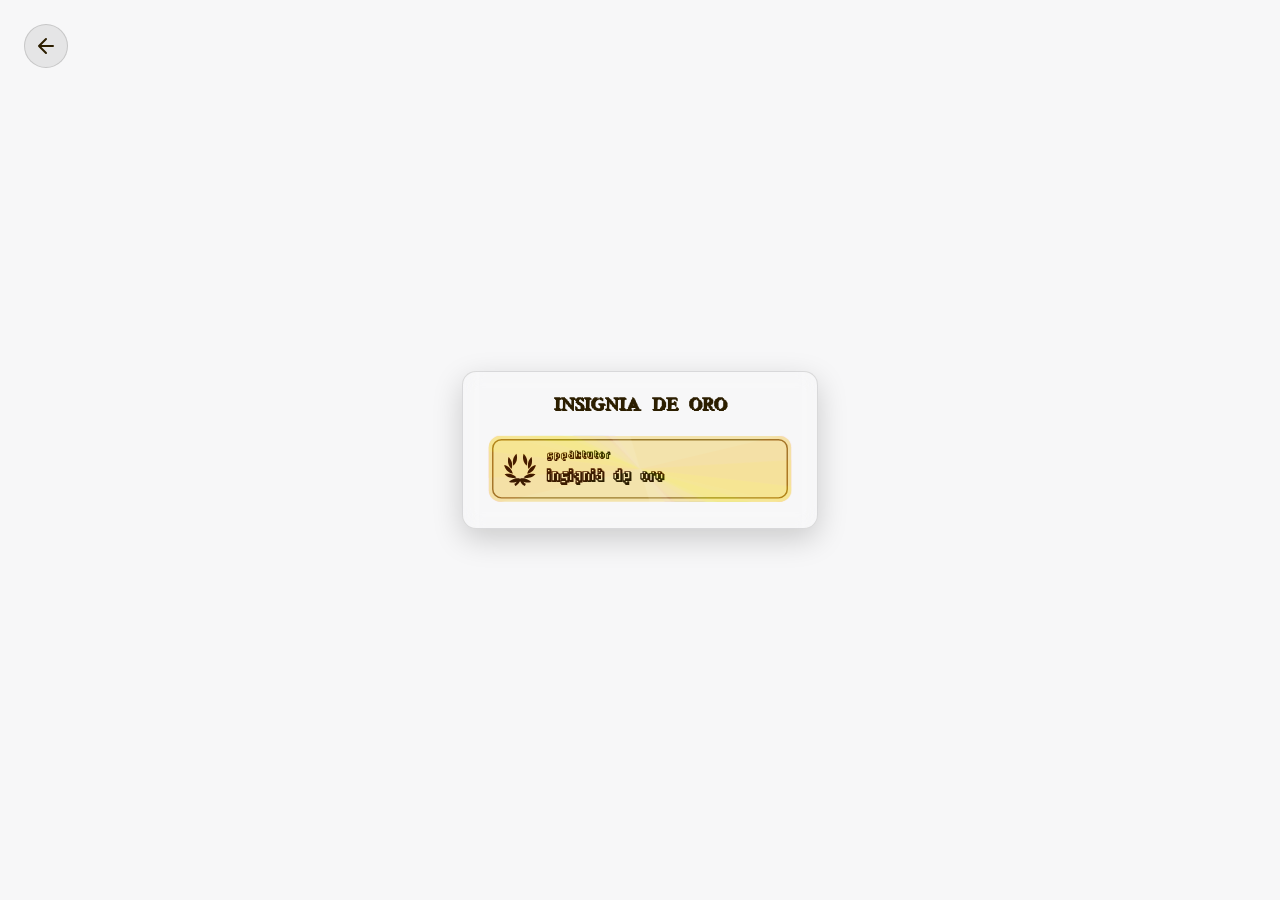
<file: app/src/main/assets/insignia_oro.html>
<!doctype html>
<html lang="es">
<head>
    <meta charset="utf-8">
    <meta name="viewport" content="width=device-width, initial-scale=1">
    <title>Insignia Gamificada SpeakTutor</title>
    <style>
        @font-face {
  font-family: 'Blockstepped';
  src: url('fonts/blockstepped.ttf');
}
        @font-face {
  font-family: 'Blockstepped 3D';
  src: url('fonts/blockstepped3d.ttf');
}
@font-face {
  font-family: 'Blox2';
  src: url('fonts/blox2.ttf');
}
@font-face {
  font-family: 'MarioFont';
  src: url('fonts/font.ttf');
}
@font-face {
  font-family: 'HumanoidStraight';
  src: url('fonts/humanoidstraight.ttf');
}
@font-face {
  font-family: 'LotsOfDotz';
  src: url('fonts/lotsofdotz.ttf');
}
@font-face {
  font-family: 'PixelPlayer';
  src: url('fonts/ultimategameplayerpixel.ttf');
}
@font-face {
  font-family: '8bit';
  src: url('fonts/8bitlim.ttf');
}
@font-face {
  font-family: 'HigherPixels';
  src: url('fonts/HigherPixels.ttf');
}
@font-face {
  font-family: 'Nightmare';
  src: url('fonts/Nightmare Codehack.otf');
}
@font-face {
  font-family: 'LCD';
  src: url('fonts/Pixel Lcd-7.ttf');
}
@font-face {
  font-family: 'PB';
  src: url('fonts/PowerBomberman-COLR-nanoemoji.ttf');
}
@font-face {
  font-family: 'BS';
  src: url('fonts/BombermanStory-COLR-nanoemoji.ttf');
}
@font-face {
  font-family: 'B64';
  src: url('fonts/Bomberman64-COLR-nanoemoji.ttf');
}

/* Aplicación dinámica según el tema seleccionado */
.insignia-card {
  font-family: var(--font-familia-activa, sans-serif);
}

        :root {
          color-scheme: dark light;
          font-family: Inter, ui-sans-serif, system-ui, -apple-system, sans-serif;
          background: #f7f7f8;
          color: #222;
          transition: background 0.3s ease;
        }
        * { box-sizing: border-box; }
        body { margin: 0; min-height: 100vh; display: flex; align-items: center; justify-content: center; }

        main { width: min(900px, 100%); margin: 0 auto; padding: 24px; }
        .badge-card { min-width: 0; padding: 22px; border: 1px solid rgba(128,128,128,0.25); border-radius: 14px; box-shadow: 0 10px 30px rgba(0,0,0,0.18); background: rgba(255,255,255,0.06); backdrop-filter: blur(10px); }
        .badge-card h2 { margin: 0 0 16px; font-size: 18px; font-weight: 700; text-align: center; }

        .award-badge { display: block; width: 310px; max-width: 100%; height: auto; cursor: pointer; text-decoration: none; -webkit-tap-highlight-color: transparent; margin: 0 auto; }
        .award-badge__tilt { transform-origin: center center; transition: transform 200ms ease-out; }
        .award-badge svg { display: block; width: 100%; height: auto; overflow: visible; }
        .award-badge:focus-visible { outline: 3px solid #ff6154; outline-offset: 5px; border-radius: 10px; }
        .award-badge__overlay { transform-origin: center center; will-change: transform; }

        .back-btn {
          position: absolute;
          top: 24px;
          left: 24px;
          width: 44px;
          height: 44px;
          border-radius: 50%;
          background: rgba(128, 128, 128, 0.15);
          border: 1px solid rgba(128, 128, 128, 0.3);
          display: grid;
          place-items: center;
          cursor: pointer;
          z-index: 50;
          transition: background 0.2s;
        }
        .back-btn:active { background: rgba(128, 128, 128, 0.3); }

        @media (max-width: 639px) {
          main { padding: 16px; }
          .badge-card { padding: 18px; }
          .award-badge { width: 280px; }
        }
        @media (prefers-reduced-motion: reduce) {
          .award-badge__tilt { transition-duration: 0ms; }
          .award-badge__overlay { animation: none !important; transition-duration: 0ms !important; }
        }
    </style>
</head>
<body>

<button class="back-btn" id="btn-regreso" onclick="if(window.Android){window.Android.cerrarWebView();}else{window.history.back();}" aria-label="Regresar">
    <svg width="24" height="24" viewBox="0 0 24 24" fill="none" stroke="currentColor" stroke-width="2" stroke-linecap="round" stroke-linejoin="round">
        <path d="M19 12H5M12 19l-7-7 7-7"/>
    </svg>
</button>

<main>
    <div id="badge-container" style="display: flex; justify-content: center;"></div>
</main>

<script>
    (() => {
      "use strict";
      const identityMatrix = "1, 0, 0, 0, 0, 1, 0, 0, 0, 0, 1, 0, 0, 0, 0, 1";
      const maxRotate = 0.25;
      const minRotate = -0.25;
      const maxScale = 1;
      const minScale = 0.97;

      // 🏆 DICCIONARIO DE TEMAS GAMIFICADOS
      const THEMES = {
        oro: { // Clásico Original
          bodyBg: "#f7f7f8", badgeBg: "#f3e3ac", text: "#2c1e00", border: "#9a7b2c",
          headingColor: "#2c1e00",
          fontTitle: "'Blockstepped', sans-serif",
          fontBadge: "'HumanoidStraight', sans-serif",
          overlays: ["hsl(358,100%,62%)", "hsl(30,100%,50%)", "hsl(60,100%,50%)", "hsl(96,100%,50%)", "hsl(271,85%,47%)", "transparent", "white"],
          iconPath: "M14.963 9.075c.787-3-.188-5.887-.188-5.887S12.488 5.175 11.7 8.175c-.787 3 .188 5.887.188 5.887s2.25-1.987 3.075-4.987m-4.5 1.987c.787 3-.188 5.888-.188 5.888S7.988 14.962 7.2 11.962c-.787-3 .188-5.887.188-5.887s2.287 1.987 3.075 4.987m.862 10.388s-.6-2.962-2.775-5.175C6.337 14.1 3.375 13.5 3.375 13.5s.6 2.962 2.775 5.175c2.213 2.175 5.175 2.775 5.175 2.775m3.3 3.413s-1.988-2.288-4.988-3.075-5.887.187-5.887.187 1.987 2.287 4.988 3.075c3 .787 5.887-.188 5.887-.188Zm6.75 0s1.988-2.288 4.988-3.075c3-.826 5.887.187 5.887.187s-1.988 2.287-4.988 3.075c-3 .787-5.887-.188-5.887-.188ZM32.625 13.5s-2.963.6-5.175 2.775c-2.213 2.213-2.775 5.175-2.775 5.175s2.962-.6 5.175-2.775c2.175-2.213 2.775-5.175 2.775-5.175M28.65 6.075s.975 2.887.188 5.887c-.826 3-3.076 4.988-3.076 4.988s-.974-2.888-.187-5.888c.788-3 3.075-4.987 3.075-4.987m-4.5 7.987s.975-2.887.188-5.887c-.788-3-3.076-4.988-3.076-4.988s-.974 2.888-.187 5.888c.788 3 3.075 4.988 3.075 4.988ZM18 26.1c.975-.225 3.113-.6 5.325 0 3 .788 5.063 3.038 5.063 3.038s-2.888.975-5.888.187a13 13 0 0 1-1.425-.525c.563.788 1.125 1.425 2.288 1.913l-.863 2.062c-2.063-.862-2.925-2.137-3.675-3.262-.262-.375-.525-.713-.787-1.05-.26.293-.465.586-.686.903l-.102.147-.048.068c-.775 1.108-1.643 2.35-3.627 3.194l-.862-2.062c1.162-.488 1.725-1.125 2.287-1.913-.45.225-.938.375-1.425.525-3 .788-5.887-.187-5.887-.187s1.987-2.288 4.987-3.075c2.212-.563 4.35-.188 5.325.037"
        },
        diamante: { // Estilo Sci-Fi Holográfico
          bodyBg: "#0f172a", badgeBg: "#1e293b", text: "#00f0ff", border: "#00f0ff",
          headingColor: "#e0f2fe",
          fontTitle: "Helvetica-Bold, sans-serif",
          fontBadge: "'HumanoidStraight', sans-serif",
          overlays: ["hsl(180,100%,50%)", "hsl(300,100%,50%)", "hsl(240,100%,60%)", "transparent", "rgba(0,255,255,0.4)"],
          iconPath: "M6 2 L26 2 L32 10 L16 30 L0 10 L6 2 Z M0 10 L32 10 M16 2 L16 30 M6 2 L16 10 L26 2"
        },
        retro: { // Estilo Arcade / Pixel Art (Neón CRT)
          bodyBg: "#090d16",
          badgeBg: "#0f172a",
          text: "#39ff14",       // Verde fósforo arcade
          border: "#ff007f",     // Magenta neón
          headingColor: "#39ff14",
          fontTitle: "'8bit', monospace",
          fontBadge: "'HumanoidStraight', sans-serif",
          overlays: ["hsl(330,100%,50%)", "hsl(110,100%,50%)", "hsl(190,100%,50%)", "transparent"],
          iconPath: "M9 2h14v3h3v3h3v9h-3v-3h-3v6h-3v-3h-6v3h-3v-6H8v3H5v-9h3V5h3V2zm3 6v3h-3v-3h3zm10 0v3h-3v-3h3z"
        },
        rpg: { // Estilo Fantasía / Gremio (Pergamino y Carmesí)
          bodyBg: "#0d1b0e",
          badgeBg: "#fffbeb",
          border: "#92400e",
          text: "#271306",
          headingColor: "#fde68a",
          fontTitle: "'Blockstepped 3D', serif",
          fontBadge: "'HumanoidStraight', sans-serif",
          overlays: ["hsl(45,90%,60%)", "hsl(15,80%,50%)", "hsl(0,90%,50%)", "transparent", "rgba(243,229,171,0.25)"],
          iconPath: "M16 0L0 5v10c0 8 16 15 16 15s16-7 16-15V5L16 0zm0 4.5l10 3.5v6c0 5-10 10-10 10S6 19 6 14v-6l10-3.5z"
        }
      };

      const params = new URLSearchParams(window.location.search);
      const tituloInsignia = params.get('titulo') || 'INSIGNIA DE ORO';
      const temaSeleccionado = params.get('tema') || 'oro';
      const activeTheme = THEMES[temaSeleccionado] || THEMES['oro'];

      // Aplicar color de fondo global de la pantalla
      document.documentElement.style.background = activeTheme.bodyBg;
      document.getElementById('btn-regreso').style.color = activeTheme.headingColor || activeTheme.text;

      let instanceNumber = 0;

      function createSvg(customTitle, id) {
        const namespace = "http://www.w3.org/2000/svg";
        const svg = document.createElementNS(namespace, "svg");
        svg.setAttribute("xmlns", namespace);
        svg.setAttribute("viewBox", "0 0 320 76");
        svg.setAttribute("role", "img");

        const defs = document.createElementNS(namespace, "defs");
        const mask = document.createElementNS(namespace, "mask");
        mask.setAttribute("id", `${id}-mask`);
        const maskRect = document.createElementNS(namespace, "rect");
        maskRect.setAttribute("x", "4"); maskRect.setAttribute("y", "4");
        maskRect.setAttribute("width", "312"); maskRect.setAttribute("height", "68");
        maskRect.setAttribute("rx", temaSeleccionado === 'diamante' || temaSeleccionado === 'retro' ? "4" : "12");
        maskRect.setAttribute("fill", "white");
        mask.appendChild(maskRect);
        defs.appendChild(mask);
        svg.appendChild(defs);

        const rect = document.createElementNS(namespace, "rect");
        rect.setAttribute("x", "4"); rect.setAttribute("y", "4");
        rect.setAttribute("width", "312"); rect.setAttribute("height", "68");
        rect.setAttribute("rx", temaSeleccionado === 'diamante' || temaSeleccionado === 'retro' ? "4" : "12");
        rect.setAttribute("fill", activeTheme.badgeBg);
        svg.appendChild(rect);

        const border = document.createElementNS(namespace, "rect");
        border.setAttribute("x", "8"); border.setAttribute("y", "8");
        border.setAttribute("width", "304"); border.setAttribute("height", "60");
        border.setAttribute("rx", temaSeleccionado === 'diamante' || temaSeleccionado === 'retro' ? "3" : "9");
        border.setAttribute("fill", "transparent");
        border.setAttribute("stroke", activeTheme.border);
        border.setAttribute("stroke-width", temaSeleccionado === 'retro' ? "2" : "1.5");
        if(temaSeleccionado === 'retro') border.setAttribute("stroke-dasharray", "4 4");
        svg.appendChild(border);

        const brand = document.createElementNS(namespace, "text");
        brand.setAttribute("font-family", activeTheme.fontBadge);
        brand.setAttribute("font-size", "11"); brand.setAttribute("font-weight", "800");
        brand.setAttribute("letter-spacing", "1");
        brand.setAttribute("fill", activeTheme.text); brand.setAttribute("x", "64"); brand.setAttribute("y", "28");
        brand.textContent = "SPEAKTUTOR";
        svg.appendChild(brand);

        const title = document.createElementNS(namespace, "text");
        title.setAttribute("font-family", activeTheme.fontBadge);
        title.setAttribute("font-size", "18"); title.setAttribute("font-weight", "900");
        title.setAttribute("fill", activeTheme.text); title.setAttribute("x", "64"); title.setAttribute("y", "52");
        title.textContent = customTitle;
        svg.appendChild(title);

        // ÍCONO DINÁMICO
        const iconGroup = document.createElementNS(namespace, "g");
        iconGroup.setAttribute("transform", "translate(16, 19) scale(1.12)");
        const iconPath = document.createElementNS(namespace, "path");
        iconPath.setAttribute("fill", "transparent");
        iconPath.setAttribute("stroke", activeTheme.text);
        iconPath.setAttribute("stroke-width", "1.6");
        if(temaSeleccionado === 'oro' || temaSeleccionado === 'retro' || temaSeleccionado === 'rpg') {
            iconPath.setAttribute("fill", activeTheme.text);
            iconPath.setAttribute("stroke", "none");
        }
        iconPath.setAttribute("d", activeTheme.iconPath);
        iconGroup.appendChild(iconPath);
        svg.appendChild(iconGroup);

        const overlayGroup = document.createElementNS(namespace, "g");
        overlayGroup.setAttribute("mask", `url(#${id}-mask)`);
        overlayGroup.style.mixBlendMode = temaSeleccionado === 'diamante' ? "color-dodge" : "soft-light";

        activeTheme.overlays.forEach((fill, index) => {
          const layer = document.createElementNS(namespace, "g");
          layer.classList.add("award-badge__overlay", `${id}-overlay-${index + 1}`);
          const polygon = document.createElementNS(namespace, "polygon");
          polygon.setAttribute("points", "0,0 320,76 320,0 0,76");
          polygon.setAttribute("fill", fill);
          polygon.setAttribute("opacity", "0.22");
          layer.appendChild(polygon);
          overlayGroup.appendChild(layer);
        });
        svg.appendChild(overlayGroup);
        return svg;
      }

      function createAwardBadge({ customTitle } = {}) {
        instanceNumber += 1;
        const id = `award-badge-${instanceNumber}`;
        const anchor = document.createElement("a");
        anchor.className = "award-badge";

        const tilt = document.createElement("div");
        tilt.className = "award-badge__tilt";
        tilt.style.transform = `perspective(700px) matrix3d(${identityMatrix})`;
        tilt.appendChild(createSvg(customTitle, id));
        anchor.appendChild(tilt);

        const style = document.createElement("style");
        style.textContent = Array.from({ length: 10 }, (_, index) => {
          const n = index + 1;
          return `@keyframes ${id}-animation-${n} { 0% { transform: rotate(${index * 10}deg); } 50% { transform: rotate(${(index + 1) * 10}deg); } 100% { transform: rotate(${index * 10}deg); } }`;
        }).join("\n");
        document.head.appendChild(style);

        const layers = [...tilt.querySelectorAll(".award-badge__overlay")];
        layers.forEach((layer, index) => {
          layer.style.transform = `rotate(${index * 10}deg)`;
          layer.style.animation = `${id}-animation-${index + 1} 5s infinite`;
        });

        let firstOverlayPosition = 0;
        let matrix = identityMatrix;
        let currentMatrix = identityMatrix;
        let disableInOutOverlayAnimation = true;
        let disableOverlayAnimation = false;
        let isTimeoutFinished = false;
        let enterTimeout = null, finishTimeout = null, resetMatrixTimeout = null, moveTimeout = null;
        let leaveTimeouts = [];
        let disposed = false;

        const getDimensions = () => anchor.getBoundingClientRect();
        const getMatrix = (clientX, clientY) => {
          const { left, right, top, bottom } = getDimensions();
          const xCenter = (left + right) / 2, yCenter = (top + bottom) / 2;
          const scale = [
            maxScale - (maxScale - minScale) * Math.abs(xCenter - clientX) / (xCenter - left),
            maxScale - (maxScale - minScale) * Math.abs(yCenter - clientY) / (yCenter - top),
            maxScale - (maxScale - minScale) * (Math.abs(xCenter - clientX) + Math.abs(yCenter - clientY)) / (xCenter - left + yCenter - top)
          ];
          const rotate = {
            x1: 0.25 * ((yCenter - clientY) / yCenter - (xCenter - clientX) / xCenter),
            x2: maxRotate - (maxRotate - minRotate) * Math.abs(right - clientX) / (right - left),
            y2: maxRotate - (maxRotate - minRotate) * (top - clientY) / (top - bottom),
            z0: -(maxRotate - (maxRotate - minRotate) * Math.abs(right - clientX) / (right - left)),
            z1: (0.2 - (0.2 + 0.6) * (top - clientY) / (top - bottom))
          };
          return `${scale[0]}, 0, ${rotate.z0}, 0, ${rotate.x1}, ${scale[1]}, ${rotate.z1}, 0, ${rotate.x2}, ${rotate.y2}, ${scale[2]}, 0, 0, 0, 0, 1`;
        };
        const getOppositeMatrix = (_matrix, clientY, onMouseEnter = false) => {
          const { top, bottom } = getDimensions();
          const oppositeY = bottom - clientY + top;
          const weakening = onMouseEnter ? 0.7 : 4;
          const multiplier = onMouseEnter ? -1 : 1;
          return _matrix.split(", ").map((item, index) => {
            if (index === 2 || index === 4 || index === 8) return -parseFloat(item) * multiplier / weakening;
            if (index === 0 || index === 5 || index === 10) return "1";
            if (index === 6) return multiplier * (maxRotate - (maxRotate - minRotate) * (top - oppositeY) / (top - bottom)) / weakening;
            if (index === 9) return (maxRotate - (maxRotate - minRotate) * (top - oppositeY) / (top - bottom)) / weakening;
            return item;
          }).join(", ");
        };
        const setOverlayPosition = (position) => {
          firstOverlayPosition = position;
          layers.forEach((layer, index) => {
            const offset = index * 10;
            layer.style.transform = `rotate(${firstOverlayPosition + offset}deg)`;
            layer.style.transition = !disableInOutOverlayAnimation ? "transform 200ms ease-out" : "none";
            layer.style.animation = disableOverlayAnimation ? "none" : `${id}-animation-${index + 1} 5s infinite`;
          });
        };
        const setMatrixStyle = (value) => { tilt.style.transform = `perspective(700px) matrix3d(${value})`; };

        anchor.addEventListener("pointerenter", (event) => {
          leaveTimeouts.forEach(clearTimeout); leaveTimeouts = [];
          if (enterTimeout) clearTimeout(enterTimeout);
          if (finishTimeout) clearTimeout(finishTimeout);
          disableOverlayAnimation = true;
          const { left, right, top, bottom } = getDimensions();
          disableInOutOverlayAnimation = false;
          setOverlayPosition(firstOverlayPosition);
          enterTimeout = setTimeout(() => { disableInOutOverlayAnimation = true; }, 350);
          requestAnimationFrame(() => requestAnimationFrame(() => {
            if (!disposed) setOverlayPosition((Math.abs((left + right) / 2 - event.clientX) + Math.abs((top + bottom) / 2 - event.clientY)) / 1.5);
          }));
          matrix = getOppositeMatrix(getMatrix(event.clientX, event.clientY), event.clientY, true);
          setMatrixStyle(matrix);
          isTimeoutFinished = false;
          finishTimeout = setTimeout(() => { isTimeoutFinished = true; matrix = currentMatrix; setMatrixStyle(matrix); }, 200);
        });

        anchor.addEventListener("pointermove", (event) => {
          const { left, right, top, bottom } = getDimensions();
          if (moveTimeout) clearTimeout(moveTimeout);
          moveTimeout = setTimeout(() => {
            if (!disposed) setOverlayPosition((Math.abs((left + right) / 2 - event.clientX) + Math.abs((top + bottom) / 2 - event.clientY)) / 1.5);
          }, 150);
          if (isTimeoutFinished) {
            currentMatrix = getMatrix(event.clientX, event.clientY);
            matrix = currentMatrix;
            setMatrixStyle(matrix);
          }
        });

        anchor.addEventListener("pointerleave", (event) => {
          currentMatrix = getOppositeMatrix(matrix, event.clientY);
          if (enterTimeout) clearTimeout(enterTimeout);
          if (finishTimeout) clearTimeout(finishTimeout);
          setMatrixStyle(currentMatrix);
          if (resetMatrixTimeout) clearTimeout(resetMatrixTimeout);
          resetMatrixTimeout = setTimeout(() => { currentMatrix = identityMatrix; setMatrixStyle(identityMatrix); }, 200);
          requestAnimationFrame(() => requestAnimationFrame(() => {
            if (disposed) return;
            disableInOutOverlayAnimation = false;
            setOverlayPosition(firstOverlayPosition);
            leaveTimeouts[0] = setTimeout(() => setOverlayPosition(-firstOverlayPosition / 4), 150);
            leaveTimeouts[1] = setTimeout(() => setOverlayPosition(0), 300);
            leaveTimeouts[2] = setTimeout(() => { disableOverlayAnimation = false; disableInOutOverlayAnimation = true; }, 500);
          }));
        });

        return anchor;
      }

      const container = document.getElementById("badge-container");
      const card = document.createElement("div");
      card.className = "badge-card";
      card.style.maxWidth = "360px";

      const heading = document.createElement("h2");
      heading.textContent = tituloInsignia;
      heading.style.color = activeTheme.headingColor || activeTheme.text;
      heading.style.fontFamily = activeTheme.fontTitle;
      card.appendChild(heading);

      card.appendChild(createAwardBadge({ customTitle: tituloInsignia }));
      container.appendChild(card);
    })();
</script>
</body>
</html>
</file>
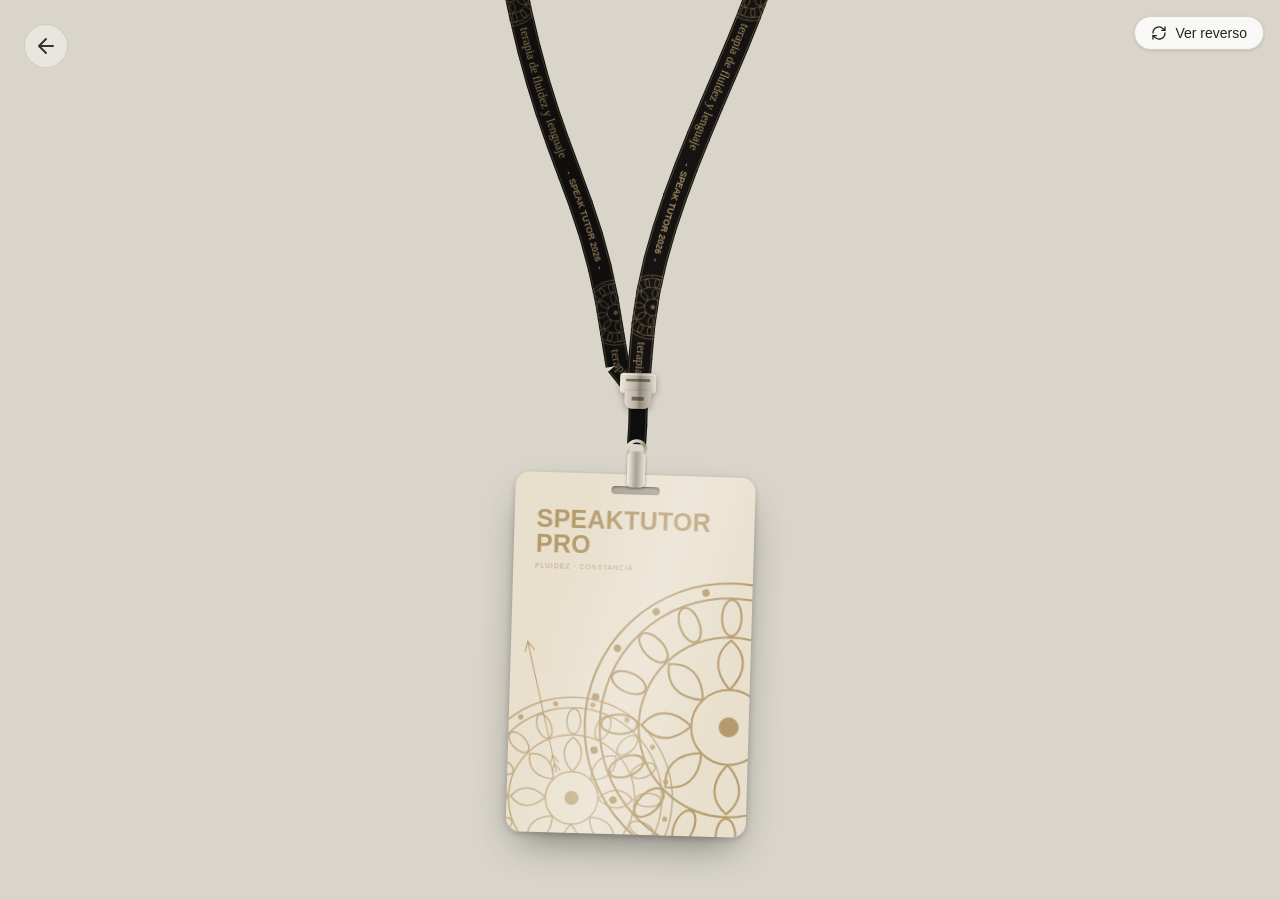
<file: app/src/main/assets/lanyard-badge.html>
<!doctype html>
<html lang="es">
<head>
    <meta charset="utf-8">
    <meta name="viewport" content="width=device-width, initial-scale=1">
    <title>Lanyard Badge</title>
    <style>
        @font-face {
  font-family: 'Blockstepped';
  src: url('fonts/blockstepped.ttf');
}
        @font-face {
  font-family: 'Blockstepped 3D';
  src: url('fonts/blockstepped3d.ttf');
}
@font-face {
  font-family: 'Blox2';
  src: url('fonts/blox2.ttf');
}
@font-face {
  font-family: 'MarioFont';
  src: url('fonts/font.ttf');
}
@font-face {
  font-family: 'HumanoidStraight';
  src: url('fonts/humanoidstraight.ttf');
}
@font-face {
  font-family: 'LotsOfDotz';
  src: url('fonts/lotsofdotz.ttf');
}
@font-face {
  font-family: 'PixelPlayer';
  src: url('fonts/ultimategameplayerpixel.ttf');
}
@font-face {
  font-family: '8bit';
  src: url('fonts/8bitlim.ttf');
}
@font-face {
  font-family: 'HigherPixels';
  src: url('fonts/HigherPixels.ttf');
}
@font-face {
  font-family: 'Nightmare';
  src: url('fonts/Nightmare Codehack.otf');
}
@font-face {
  font-family: 'LCD';
  src: url('fonts/Pixel Lcd-7.ttf');
}
@font-face {
  font-family: 'PB';
  src: url('fonts/PowerBomberman-COLR-nanoemoji.ttf');
}
@font-face {
  font-family: 'BS';
  src: url('fonts/BombermanStory-COLR-nanoemoji.ttf');
}
@font-face {
  font-family: 'B64';
  src: url('fonts/Bomberman64-COLR-nanoemoji.ttf');
}

/* Aplicación dinámica según el tema seleccionado */
.insignia-card {
  font-family: var(--font-familia-activa, sans-serif);
}

        * { box-sizing: border-box; }
        html, body { margin: 0; min-height: 100%; font-family: Arial, sans-serif; background: #121212; color: #fff; }

        body {
          margin: 0;
          min-height: 100vh;
          display: flex;
          justify-content: center;
          align-items: center;
        }

        /* Botón de regreso */
        .back-btn {
          position: fixed;
          top: 24px;
          left: 24px;
          width: 44px;
          height: 44px;
          border-radius: 50%;
          background: rgba(255, 255, 255, 0.4);
          border: 1px solid rgba(0, 0, 0, 0.1);
          color: #333;
          display: grid;
          place-items: center;
          cursor: pointer;
          z-index: 50;
          transition: background 0.2s;
          backdrop-filter: blur(8px);
        }
        .back-btn:active { background: rgba(255, 255, 255, 0.7); }

        .lanyard-badge { position: relative; width: 100%; height: 100svh; overflow: hidden; user-select: none; background: #d9d5ca; }
        .lanyard-badge canvas { position: absolute; inset: 0; width: 100%; height: 100%; max-width: none; display: block; pointer-events: none; }
        .lanyard-card { position: absolute; left: 0; top: 0; outline: none; transform-origin: 50% 0; cursor: grab; touch-action: none; will-change: transform; }
        .lanyard-card:focus-visible { outline: 2px solid #2563eb; outline-offset: 3px; }
        .lanyard-card-inner { position: absolute; left: 0; right: 0; transform-style: preserve-3d; }
        .lanyard-face { position: absolute; inset: 0; overflow: hidden; backface-visibility: hidden; -webkit-backface-visibility: hidden; box-shadow: 0 18px 40px -12px rgba(0,0,0,.45), 0 2px 6px rgba(0,0,0,.2); }
        .lanyard-flip { position:absolute; right:16px; top:16px; z-index:10; display:inline-flex; align-items:center; gap:8px; border:1px solid #d4d0c7; border-radius:999px; background:rgba(255,255,255,.82); padding:8px 16px; color:#26241f; font-size:14px; font-weight:500; box-shadow:0 1px 3px #0002; backdrop-filter:blur(8px); cursor:pointer; }
        .lanyard-flip:hover { background:#eeeae2; }
        .lanyard-flip:focus-visible { outline:2px solid #2563eb; outline-offset:2px; }
        .lanyard-flip svg { transition: transform .5s; }
        .lanyard-badge svg { display:block; }
        .lyd-front, .lyd-back { position:relative; width:100%; height:100%; }
        @media (prefers-reduced-motion: reduce) { .lanyard-flip svg { transition:none; } }
    </style>
</head>
<body>

<button class="back-btn" onclick="if(window.Android){Android.cerrarWebView();}else{window.history.back();}" aria-label="Regresar">
    <svg width="24" height="24" viewBox="0 0 24 24" fill="none" stroke="currentColor" stroke-width="2" stroke-linecap="round" stroke-linejoin="round">
        <path d="M19 12H5M12 19l-7-7 7-7"/>
    </svg>
</button>

<div id="badge" aria-label="Interactive event badge" style="width:100%; height:100vh;"></div>
<script>
    (function () {
      'use strict';
      const DISPLAY = '"Oswald", "Bebas Neue", "Arial Narrow", Impact, sans-serif';
      const SCRIPT = '"Segoe Script", "Brush Script MT", "Snell Roundhand", cursive';
      const defaults = {
        title: 'SpeakTutor Pro', subtitle: 'Fluidez · Constancia · 2026',
        name: 'Paciente Estrella', role: 'Logopedia', strapText: 'terapia de fluidez y lenguaje',
        strapLabel: 'SPEAK TUTOR 2026', strapColor: '#141312', inkColor: '#b59a6c',
        cardColor: '#e8dfcc', flipButton: true, cardWidth: 240, height: '100vh', className: ''
      };

      function integrate(pts, dt, gravity, damping) {
        for (const p of pts) {
          if (!p.w) continue;
          const vx = (p.x - p.px) * damping, vy = (p.y - p.py) * damping;
          p.px = p.x; p.py = p.y;
          p.x += vx; p.y += vy + gravity * dt * dt;
        }
      }
      function solve(pts, links, iterations) {
        for (let k = 0; k < iterations; k++) for (const [i, j, rest] of links) {
          const a = pts[i], b = pts[j], ws = a.w + b.w;
          if (!ws) continue;
          const dx = b.x - a.x, dy = b.y - a.y, d = Math.hypot(dx, dy) || 1e-6;
          const f = (d - rest) / (d * ws);
          a.x += dx * f * a.w; a.y += dy * f * a.w;
          b.x -= dx * f * b.w; b.y -= dy * f * b.w;
        }
      }
      function spinStep(s, target, dt, drive) {
        s.v += (-(s.a - target) * 18 - s.v * 3.2 + drive) * dt;
        s.a += s.v * dt;
      }
      function swingAngle(top, bottom) { return Math.atan2(bottom.x - top.x, bottom.y - top.y); }

      function drawMandala(ctx, cx, cy, r) {
        ctx.save(); ctx.translate(cx, cy); ctx.lineWidth = Math.max(.8, r * .018);
        for (const k of [1, .9, .62, .26]) { ctx.beginPath(); ctx.arc(0, 0, r * k, 0, Math.PI * 2); ctx.stroke(); }
        for (let i = 0; i < 16; i++) {
          ctx.save(); ctx.rotate(i / 16 * Math.PI * 2); ctx.beginPath();
          ctx.ellipse(0, -r * .76, r * .07, r * .13, 0, 0, Math.PI * 2); ctx.stroke();
          ctx.rotate(Math.PI / 16); ctx.beginPath(); ctx.arc(0, -r * .95, r * .018, 0, Math.PI * 2); ctx.fill(); ctx.restore();
        }
        for (let i = 0; i < 8; i++) {
          ctx.save(); ctx.rotate(i / 8 * Math.PI * 2); ctx.beginPath();
          ctx.moveTo(0, -r * .26); ctx.bezierCurveTo(r * .12, -r * .4, r * .1, -r * .52, 0, -r * .6);
          ctx.bezierCurveTo(-r * .1, -r * .52, -r * .12, -r * .4, 0, -r * .26); ctx.stroke(); ctx.restore();
        }
        ctx.beginPath(); ctx.arc(0, 0, r * .07, 0, Math.PI * 2); ctx.fill(); ctx.restore();
      }
      function makeStrap(length, width, dpr, opts) {
        const c = document.createElement('canvas'); c.width = Math.max(1, Math.round(width * dpr)); c.height = Math.max(1, Math.round(length * dpr));
        const ctx = c.getContext('2d'); ctx.setTransform(0, dpr, -dpr, 0, c.width, 0);
        ctx.fillStyle = opts.color; ctx.fillRect(0, 0, length, width); ctx.strokeStyle = ctx.fillStyle = opts.ink;
        if (!opts.plain) {
          ctx.save(); ctx.beginPath(); ctx.rect(0, 0, length, width); ctx.clip(); ctx.textBaseline = 'middle';
          const scriptFont = '400 ' + Math.round(width * .5) + 'px ' + SCRIPT;
          const labelFont = '700 ' + Math.round(width * .36) + 'px ' + DISPLAY;
          ctx.font = scriptFont; const scriptW = ctx.measureText(opts.text).width;
          ctx.font = labelFont; const labelW = ctx.measureText(opts.label).width;
          const gap = width * .6; let x = width * .4, flip = 1;
          while (x < length) {
            ctx.globalAlpha = .55; drawMandala(ctx, x + width * 1.3, width * (.5 + flip * .28), width * 1.35);
            x += width * 2.8; ctx.globalAlpha = .95; ctx.font = scriptFont; ctx.fillText(opts.text, x, width * .52); x += scriptW + gap;
            if (opts.label) { ctx.font = labelFont; ctx.fillText('-  ' + opts.label + '  -', x, width * .53); x += labelW + ctx.measureText('-    -').width + gap; }
            flip = -flip;
          }
          ctx.restore();
        }
        ctx.globalAlpha = .35; ctx.lineWidth = 1; ctx.beginPath(); ctx.moveTo(0, 1.5); ctx.lineTo(length, 1.5); ctx.moveTo(0, width - 1.5); ctx.lineTo(length, width - 1.5); ctx.stroke();
        return c;
      }
      function ornament(color) {
        const svg = document.createElementNS('http://www.w3.org/2000/svg', 'svg');
        svg.setAttribute('viewBox', '-100 -100 200 200'); svg.setAttribute('fill', 'none'); svg.setAttribute('stroke', 'currentColor'); svg.setAttribute('stroke-width', '1.4');
        svg.setAttribute('aria-hidden', 'true'); if (color) svg.style.color = color;
        const add = (tag, attrs) => { const el = document.createElementNS(svg.namespaceURI, tag); for (const [k,v] of Object.entries(attrs)) el.setAttribute(k, v); svg.appendChild(el); return el; };
        [96,86,60,25].forEach(r => add('circle',{r}));
        for (let i=0;i<16;i++) add('ellipse',{cx:0,cy:-73,rx:6.5,ry:12,transform:'rotate('+i*22.5+')'});
        for (let i=0;i<16;i++) add('circle',{cx:0,cy:-91,r:1.8,fill:'currentColor',transform:'rotate('+(i*22.5+11.25)+')'});
        for (let i=0;i<8;i++) add('path',{d:'M0 -25 C 12 -38, 10 -50, 0 -58 C -10 -50, -12 -38, 0 -25',transform:'rotate('+i*45+')'});
        add('circle',{r:6,fill:'currentColor'}); return svg;
      }
      function arrow() {
        const svg = document.createElementNS('http://www.w3.org/2000/svg','svg'); svg.setAttribute('viewBox','0 0 20 200'); svg.setAttribute('fill','none'); svg.setAttribute('stroke','currentColor'); svg.setAttribute('stroke-width','1.4'); svg.setAttribute('aria-hidden','true');
        const p=document.createElementNS(svg.namespaceURI,'path'); p.setAttribute('d','M10 4 L10 196 M3 18 L10 4 L17 18 M4 182 L10 170 L16 182 M4 194 L10 182 L16 194'); svg.appendChild(p); return svg;
      }
      function put(node, content) {
        if (content == null) return;
        if (content instanceof Node) node.appendChild(content);
        else node.innerHTML = String(content);
      }
      function defaultFaces(opts, s) {
        const front = document.createElement('div'); front.className='lyd-front'; front.style.cssText='background:'+opts.cardColor+';color:'+opts.inkColor+';';
        const orn1=ornament(); orn1.style.cssText='position:absolute;width:'+300*s+'px;right:'+(-130*s)+'px;top:'+100*s+'px;max-width:none'; front.appendChild(orn1);
        const orn2=ornament(); orn2.style.cssText='position:absolute;width:'+210*s+'px;left:'+(-40*s)+'px;bottom:'+(-70*s)+'px;max-width:none;opacity:.8'; front.appendChild(orn2);
        const ar=arrow(); ar.style.cssText='position:absolute;width:'+14*s+'px;height:'+250*s+'px;left:'+26*s+'px;top:'+110*s+'px;transform:rotate(-14deg);max-width:none'; front.appendChild(ar);
        const head=document.createElement('div'); head.style.cssText='position:absolute;left:'+22*s+'px;top:'+34*s+'px;right:'+22*s+'px';
        const title=document.createElement('div'); title.textContent=opts.title; title.style.cssText='font-family:'+DISPLAY+';font-weight:700;font-size:'+25*s+'px;line-height:1;text-transform:uppercase;letter-spacing:.01em';
        const sub=document.createElement('div'); sub.textContent=opts.subtitle; sub.style.cssText='font-size:'+6.5*s+'px;margin-top:'+6*s+'px;letter-spacing:.18em;text-transform:uppercase;opacity:.85'; head.append(title,sub); front.appendChild(head);
        const back=document.createElement('div'); back.className='lyd-back'; back.style.background=opts.cardColor;
        const bo=ornament(opts.inkColor); bo.style.cssText='position:absolute;width:'+150*s+'px;right:'+(-30*s)+'px;top:'+30*s+'px;color:'+opts.inkColor+';opacity:.6;max-width:none'; back.appendChild(bo);
        const details=document.createElement('div'); details.style.cssText='position:absolute;left:'+22*s+'px;top:'+70*s+'px;color:'+opts.strapColor;
        const small=ornament(opts.inkColor); small.style.width=26*s+'px'; details.appendChild(small);
        const line=document.createElement('div'); line.style.cssText='width:'+16*s+'px;height:'+2*s+'px;background:'+opts.strapColor+';margin:'+(14*s)+'px 0 '+(8*s)+'px'; details.appendChild(line);
        const nm=document.createElement('div'); nm.textContent=opts.name; nm.style.cssText='font-family:'+DISPLAY+';font-weight:700;font-size:'+17*s+'px;line-height:1.05;text-transform:uppercase'; details.appendChild(nm);
        const role=document.createElement('div'); role.textContent=opts.role; role.style.cssText='font-size:'+7*s+'px;margin-top:'+3*s+'px;letter-spacing:.14em;text-transform:uppercase;opacity:.7'; details.appendChild(role); back.appendChild(details);
        const base=document.createElement('div'); base.style.cssText='position:absolute;overflow:hidden;left:0;right:0;bottom:0;height:44%;background:'+opts.strapColor+';border-top-left-radius:'+(40*s)+'px;color:'+opts.cardColor;
        const baseOrn=ornament(); baseOrn.style.cssText='position:absolute;width:'+230*s+'px;left:'+(-20*s)+'px;top:'+(-40*s)+'px;opacity:.85;max-width:none'; base.appendChild(baseOrn);
        const ba=arrow(); ba.style.cssText='position:absolute;width:'+12*s+'px;height:'+220*s+'px;left:'+150*s+'px;top:'+(-40*s)+'px;transform:rotate(62deg);max-width:none'; base.appendChild(ba); back.appendChild(base);
        return [front,back];
      }

      function createLanyardBadge(container, options) {
        if (!(container instanceof Element)) throw new TypeError('A container element is required.');
        const opts=Object.assign({},defaults,options||{}); const cw=Number(opts.cardWidth)||240, ch=Math.round(cw*1.5), ringR=Math.max(7,Math.round(cw*.036)), clipH=Math.round(cw*.1), s=cw/240;
        const root=document.createElement('section'); root.className='lanyard-badge'+(opts.className?' '+opts.className:''); root.style.height=opts.height; container.replaceChildren(root);
        const canvas=document.createElement('canvas'); canvas.setAttribute('aria-hidden','true'); root.appendChild(canvas); const ctx=canvas.getContext('2d');
        const card=document.createElement('div'); card.className='lanyard-card'; card.setAttribute('role','button'); card.tabIndex=0; card.setAttribute('aria-label','Badge. Drag to swing, press to flip.'); card.setAttribute('aria-pressed','false'); card.style.width=cw+'px'; card.style.height=(ch+ringR+clipH)+'px'; root.appendChild(card);
        const clip=document.createElement('div'); clip.setAttribute('aria-hidden','true'); clip.style.cssText='position:absolute;left:50%;top:0;width:'+cw*.075+'px;height:'+(clipH+cw*.05)+'px;transform:translateX(-50%);border-radius:'+cw*.02+'px;background:linear-gradient(90deg,#f4efe4,#a8a090 50%,#ece6da);box-shadow:0 1px 3px rgba(0,0,0,.35);z-index:2'; card.appendChild(clip);
        const inner=document.createElement('div'); inner.className='lanyard-card-inner'; inner.style.top=(ringR+clipH*.6)+'px'; inner.style.height=ch+'px'; card.appendChild(inner);
        const [defaultFront,defaultBack]=defaultFaces(opts,s);
        const faceStyle='border-radius:'+cw*.06+'px';
        const frontFace=document.createElement('div'); frontFace.className='lanyard-face'; frontFace.style.cssText=faceStyle;
        put(frontFace,opts.front); if(opts.front==null) frontFace.appendChild(defaultFront);
        const backFace=document.createElement('div'); backFace.className='lanyard-face'; backFace.style.cssText=faceStyle+';transform:rotateY(180deg)';
        put(backFace,opts.back); if(opts.back==null) backFace.appendChild(defaultBack);
        for(const face of [frontFace,backFace]) {
          const slot=document.createElement('div'); slot.setAttribute('aria-hidden','true'); slot.style.cssText='position:absolute;top:'+cw*.05+'px;left:50%;width:'+cw*.2+'px;height:'+cw*.035+'px;transform:translateX(-50%);border-radius:999px;background:rgba(0,0,0,.28);box-shadow:inset 0 1px 2px rgba(0,0,0,.5)'; face.appendChild(slot);
          const shade=document.createElement('div'); shade.setAttribute('aria-hidden','true'); shade.style.cssText='position:absolute;inset:0;pointer-events:none;background:linear-gradient(105deg,transparent 35%,rgba(255,255,255,.28) 50%,transparent 65%) var(--lyd-shine,50%) 0 / 250% 100% no-repeat,rgba(0,0,0,var(--lyd-dim,0))'; face.appendChild(shade);
        }
        inner.append(frontFace,backFace);
        let showBack=false, flipFn=()=>{};
        let button=null;
        if(opts.flipButton!==false) {
          button=document.createElement('button'); button.type='button'; button.className='lanyard-flip'; button.setAttribute('aria-pressed','false');
          button.innerHTML='<svg viewBox="0 0 24 24" width="16" height="16" fill="none" stroke="currentColor" stroke-width="2" stroke-linecap="round" stroke-linejoin="round" aria-hidden="true"><path d="M3 12a9 9 0 0 1 15.5-6.2L21 8"/><path d="M21 3v5h-5"/><path d="M21 12a9 9 0 0 1-15.5 6.2L3 16"/><path d="M3 21v-5h5"/></svg><span>Ver reverso</span>'; root.appendChild(button);
        }
        const media=window.matchMedia('(prefers-reduced-motion: reduce)'); let reduced=media.matches;
        const onMotion=()=>{ reduced=media.matches; rebuild(); }; media.addEventListener?.('change',onMotion);
        const STEP=1/120, GRAVITY=2400, ITER=18, N=14;
        let pts=[],links=[],left=[],right=[],low=[],iB=0,iT=0,iC=0,strandRest=1,dpr=1,W=1,H=1,strapTex=null,plainTex=null,raf=0,observer=null,disposed=false;
        const spin={a:0,v:0}; let spinTarget=0;
        const add=(x,y,w)=>{pts.push({x,y,px:x,py:y,w});return pts.length-1;};
        const strand=(from,to,n,slack)=>{const a=pts[from],b=pts[to],rest=Math.hypot(b.x-a.x,b.y-a.y)*slack/n,ids=[from];for(let i=1;i<n;i++)ids.push(add(a.x+(b.x-a.x)*i/n,a.y+(b.y-a.y)*i/n,1));ids.push(to);for(let i=0;i<n;i++)links.push([ids[i],ids[i+1],rest]);return {ids,rest};};
        function build(){
          dpr=Math.min(window.devicePixelRatio||1,2);
          W=Math.max(1,root.clientWidth||window.innerWidth);
          H=Math.max(1,root.clientHeight||window.innerHeight);
          canvas.width=Math.round(W*dpr);canvas.height=Math.round(H*dpr);
          pts=[];links=[];const cx=W/2,spread=Math.min(W*.16,cw*.55),top=-Math.max(14,Math.round(cw*.1))*2,sw=Math.max(14,Math.round(cw*.1)),lowLen=sw*2.2;
          const bY=Math.max(H*.16,Math.min(H*.42,H-(lowLen+ringR*2+clipH+ch)-28));
          const aL=add(cx-spread,top,0);iB=add(cx,bY,1.4);const l=strand(aL,iB,N,1.03);const aR=add(cx+spread,top,0);const r=strand(aR,iB,N,1.03);
          iT=add(cx,bY+lowLen,.8);const lo=strand(iB,iT,3,1);const arm=ringR*2+clipH+ch*.55;iC=add(cx,bY+lowLen+arm,.25);links.push([iT,iC,arm]);left=l.ids;right=r.ids;low=lo.ids;strandRest=l.rest;
          const swidth=sw;strapTex=makeStrap(strandRest*N+4,swidth,dpr,{color:opts.strapColor,ink:opts.inkColor,text:opts.strapText,label:opts.strapLabel});plainTex=makeStrap(lowLen+4,swidth*.8,dpr,{color:opts.strapColor,ink:opts.inkColor,text:opts.strapText,label:opts.strapLabel,plain:true});
          if(reduced){for(let i=0;i<900;i++){integrate(pts,STEP,GRAVITY,.98);solve(pts,links,ITER);}}else{pts[iC].x+=cw*.55;pts[iC].px=pts[iC].x-2;spin.v=5;}
        }
        function ribbon(ids,tex,rest,light){const wt=tex.width;for(let i=0;i<ids.length-1;i++){const a=pts[ids[i]],b=pts[ids[i+1]],dx=(b.x-a.x)*dpr,dy=(b.y-a.y)*dpr,len=Math.hypot(dx,dy)||1e-6,tx=dx/len,ty=dy/len,nx=ty,ny=-tx,v0=i*rest*dpr,dv=rest*dpr,k=len/dv;
          ctx.setTransform(nx,ny,tx*k,ty*k,a.x*dpr-nx*wt/2-tx*k*v0,a.y*dpr-ny*wt/2-ty*k*v0);const src=Math.min(dv+1.5,tex.height-v0);if(src>0)ctx.drawImage(tex,0,v0,wt,src,0,v0,wt,src);const shade=.22*(1-Math.max(0,nx*light));ctx.fillStyle='rgba(0,0,0,'+shade.toFixed(3)+')';ctx.fillRect(0,v0,wt,dv+1);}}
        function metal(x0,y0,x1,y1){const g=ctx.createLinearGradient(x0,y0,x1,y1);g.addColorStop(0,'#f4efe4');g.addColorStop(.45,'#b9b0a0');g.addColorStop(.55,'#8f8778');g.addColorStop(1,'#ece6da');return g;}
        function draw(){ctx.setTransform(1,0,0,1,0,0);ctx.clearRect(0,0,canvas.width,canvas.height);if(!strapTex||!plainTex)return;ctx.imageSmoothingEnabled=true;ribbon(left,strapTex,strandRest,-1);ribbon(right,strapTex,strandRest,1);ribbon(low,plainTex,(Math.max(14,Math.round(cw*.1))*2.2)/3,0);
          const B=pts[iB],T=pts[iT],ang=Math.atan2(T.x-B.x,T.y-B.y),u=Math.max(14,Math.round(cw*.1))/20;ctx.setTransform(dpr,0,0,dpr,B.x*dpr,B.y*dpr);ctx.rotate(-ang);ctx.shadowColor='rgba(0,0,0,.3)';ctx.shadowBlur=6*dpr;ctx.shadowOffsetY=2*dpr;ctx.fillStyle=metal(-16*u,0,16*u,0);ctx.beginPath();ctx.roundRect(-15*u,-14*u,30*u,17*u,3*u);ctx.fill();ctx.beginPath();ctx.roundRect(-11*u,1*u,22*u,15*u,[2*u,2*u,6*u,6*u]);ctx.fill();ctx.shadowColor='transparent';ctx.fillStyle='rgba(40,36,30,.55)';ctx.fillRect(-10*u,-9*u,20*u,2.2*u);ctx.fillRect(-5*u,6*u,10*u,3*u);ctx.strokeStyle='rgba(255,255,255,.6)';ctx.lineWidth=.8*u;ctx.beginPath();ctx.moveTo(-13*u,-12.5*u);ctx.lineTo(13*u,-12.5*u);ctx.stroke();
          ctx.setTransform(dpr,0,0,dpr,T.x*dpr,(T.y+ringR*.8)*dpr);ctx.lineWidth=Math.max(2.5,ringR*.38);ctx.strokeStyle=metal(-ringR,-ringR,ringR,ringR);ctx.beginPath();ctx.arc(0,0,ringR,0,Math.PI*2);ctx.stroke();}
        function place(){const T=pts[iT],C=pts[iC],swing=swingAngle(T,C);card.style.transform='translate3d('+(T.x-cw/2).toFixed(2)+'px,'+(T.y+ringR).toFixed(2)+'px,0) rotate('+(-swing).toFixed(4)+'rad)';inner.style.transform='perspective(1100px) rotateY('+spin.a.toFixed(4)+'rad)';const edge=1-Math.abs(Math.cos(spin.a));inner.style.setProperty('--lyd-dim',(edge*.5).toFixed(3));inner.style.setProperty('--lyd-shine',(50+Math.sin(spin.a)*70+swing*90).toFixed(1)+'%');}
        function flip(){spinTarget=spinTarget===0?Math.PI:0;showBack=spinTarget!==0;card.setAttribute('aria-pressed',String(showBack));if(button){button.setAttribute('aria-pressed',String(showBack));button.querySelector('span').textContent=showBack?'Ver frontal':'Ver reverso';button.querySelector('svg').style.transform=showBack?'scaleX(-1)':'none';}}
        flipFn=flip;
        let drag=null;
        function local(e){const r=root.getBoundingClientRect();return [e.clientX-r.left,e.clientY-r.top];}
        function onDown(e){if(e.button>0)return;const [x,y]=local(e),T=pts[iT];drag={id:e.pointerId,ox:T.x-x,oy:T.y-y,tx:T.x,ty:T.y,sx:x,sy:y,moved:false};pts[iT].w=0;card.setPointerCapture(e.pointerId);card.style.cursor='grabbing';}
        function onMove(e){if(!drag||e.pointerId!==drag.id)return;const [x,y]=local(e);drag.tx=x+drag.ox;drag.ty=y+drag.oy;if(Math.hypot(x-drag.sx,y-drag.sy)>5)drag.moved=true;}
        function onUp(e){if(!drag||e.pointerId!==drag.id)return;if(!drag.moved)flip();drag=null;pts[iT].w=.8;card.style.cursor='grab';}
        card.addEventListener('pointerdown',onDown);card.addEventListener('pointermove',onMove);card.addEventListener('pointerup',onUp);card.addEventListener('pointercancel',onUp);
        card.addEventListener('keydown',e=>{if(e.key==='Enter'||e.key===' '){e.preventDefault();flipFn();}});if(button)button.addEventListener('click',()=>flipFn());
        let last=performance.now(),acc=0,t=0;
        function tick(now){if(disposed)return;acc+=Math.min(.05,(now-last)/1000);last=now;let steps=0;while(acc>=STEP&&steps<8){acc-=STEP;steps++;t+=STEP;if(drag){const T=pts[iT];T.px=T.x;T.py=T.y;T.x+=(drag.tx-T.x)*.35;T.y+=(drag.ty-T.y)*.35;}const C=pts[iC];if(!reduced&&!drag)C.x+=(22*Math.sin(t*.7)+12*Math.sin(t*1.9))*STEP*STEP;integrate(pts,STEP,GRAVITY,.992);solve(pts,links,ITER);const vx=(C.x-C.px)/STEP;spinStep(spin,spinTarget,STEP,vx*.03+(reduced?0:.6*Math.sin(t*.5)));}draw();place();raf=requestAnimationFrame(tick);}
        function rebuild(){if(disposed)return;cancelAnimationFrame(raf);build();draw();place();last=performance.now();raf=requestAnimationFrame(tick);}
        build();draw();place();raf=requestAnimationFrame(tick);
        observer=new ResizeObserver(()=>{if(Math.abs(root.clientWidth-W)<1&&Math.abs(root.clientHeight-H)<1)return;rebuild();});observer.observe(root);
        return { element:root, flip, destroy(){disposed=true;cancelAnimationFrame(raf);observer?.disconnect();media.removeEventListener?.('change',onMotion);card.removeEventListener('pointerdown',onDown);card.removeEventListener('pointermove',onMove);card.removeEventListener('pointerup',onUp);card.removeEventListener('pointercancel',onUp);root.remove();} };
      }

      window.createLanyardBadge = createLanyardBadge;

      // 1. LEER PARÁMETROS
      const params = new URLSearchParams(window.location.search);
      const userName = params.get('nombre') || 'PACIENTE ESTRELLA';
      const temaSeleccionado = params.get('tema') || 'clasico';

      // 2. DICCIONARIO DE TEMAS PARA EL GAFETE
      const THEMES = {
        clasico: { card: '#e8dfcc', strap: '#141312', ink: '#b59a6c', font: "'BloclkStepped', sans-serif" },
        diamante: { card: '#0f172a', strap: '#00f0ff', ink: '#00f0ff', font: "'Blox2', sans-serif" },
        retro: { card: '#222222', strap: '#39ff14', ink: '#ff9900', font: "'Blox2', sans-serif"  },
        oro: { card: '#f3e3ac', strap: '#333333', ink: '#d4af37', font: "'Blox2', sans-serif"  },
        esmeralda: { card: '#d1fae5', strap: '#064e3b', ink: '#059669', font: "'Blox2', sans-serif"  },
        rpg: { card: '#3a0909', strap: '#d4af37', ink: '#ffcccb', font: "'Blox2', sans-serif"  }
      };
      const activeTheme = THEMES[temaSeleccionado] || THEMES['clasico'];

      // Cambiar color de fondo del body para que combine
      document.body.style.background = activeTheme.card === '#0f172a' || activeTheme.card === '#222222' || activeTheme.card === '#3a0909' ? '#111' : '#f4f4f5';

      createLanyardBadge(document.getElementById('badge'), {
        name: userName,
        title: 'SpeakTutor Pro',
        subtitle: 'Fluidez · Constancia',
        role: temaSeleccionado === 'rpg' ? 'Rango Leyenda' : (temaSeleccionado === 'diamante' ? 'Hacker Vocal' : 'Paciente VIP'),
        strapText: 'terapia de fluidez y lenguaje',
        strapLabel: 'SPEAK TUTOR 2026',
        cardColor: activeTheme.card,
        strapColor: activeTheme.strap,
        inkColor: activeTheme.ink
      });

      window.addEventListener('load', () => { rebuild(); });
    })();
</script>
</body>
</html>
</file>
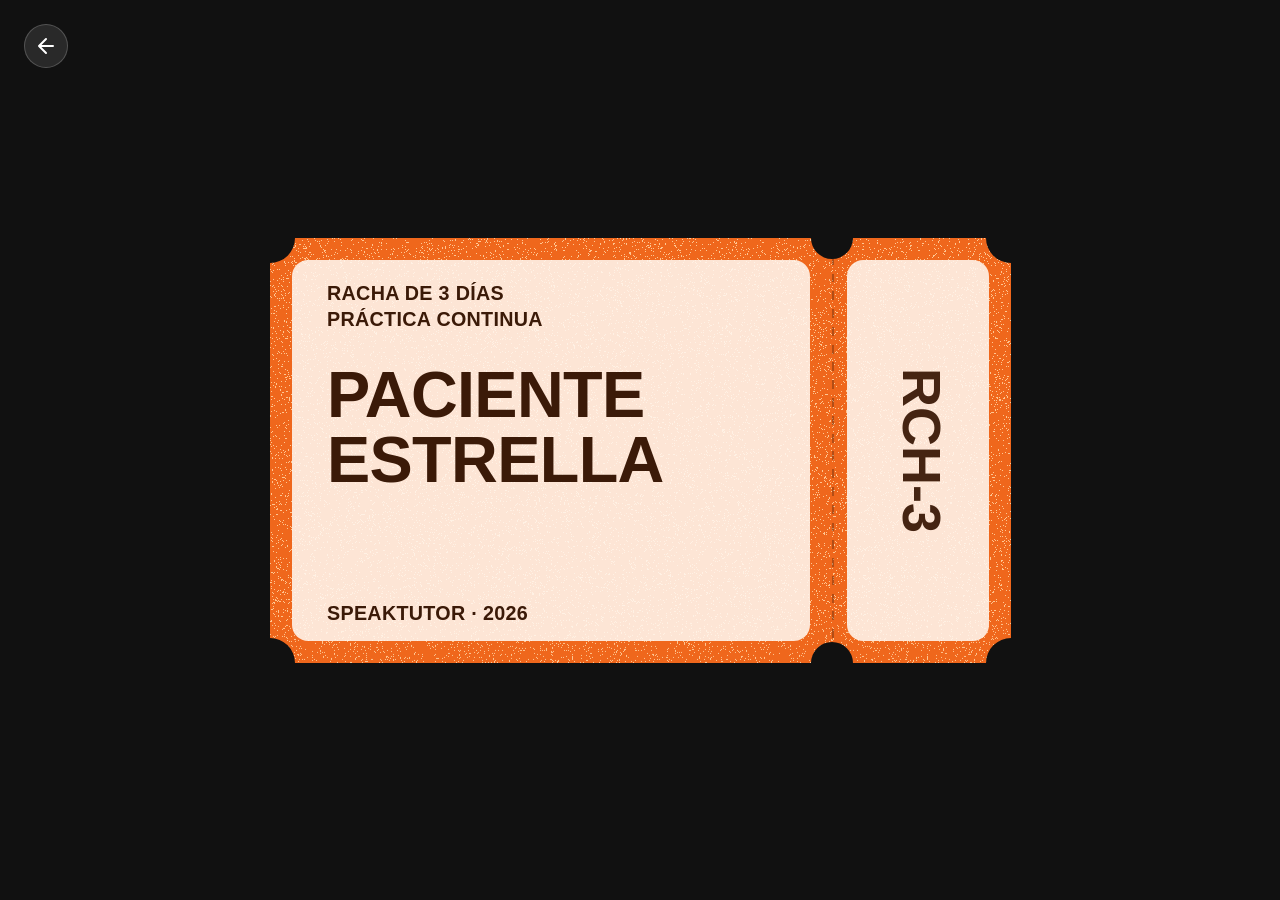
<file: app/src/main/assets/ticket_racha.html>
<!doctype html>
<html lang="es">
<head>
    <meta charset="utf-8">
    <meta name="viewport" content="width=device-width, initial-scale=1">
    <title>Ticket Racha 3D</title>
    <style>
        @font-face {
font-family: 'Blockstepped';
src: url('fonts/blockstepped.ttf');
}
 @font-face {
font-family: 'Blockstepped 3D';
src: url('fonts/blockstepped3d.ttf');
}
@font-face {
font-family: 'Blox2';
src: url('fonts/blox2.ttf');
}
@font-face {
font-family: 'MarioFont';
src: url('fonts/font.ttf');
}
@font-face {
font-family: 'HumanoidStraight';
src: url('fonts/humanoidstraight.ttf');
}
@font-face {
font-family: 'LotsOfDotz';
src: url('fonts/lotsofdotz.ttf');
}
@font-face {
font-family: 'PixelPlayer';
src: url('fonts/ultimategameplayerpixel.ttf');
}
@font-face {
font-family: '8bit';
src: url('fonts/8bitlim.ttf');
}
@font-face {
font-family: 'HigherPixels';
src: url('fonts/HigherPixels.ttf');
}
@font-face {
font-family: 'Nightmare';
src: url('fonts/Nightmare Codehack.otf');
}
@font-face {
font-family: 'LCD';
src: url('fonts/Pixel Lcd-7.ttf');
}
@font-face {
font-family: 'PB';
src: url('fonts/PowerBomberman-COLR-nanoemoji.ttf');
}
@font-face {
font-family: 'BS';
src: url('fonts/BombermanStory-COLR-nanoemoji.ttf');
}
@font-face {
font-family: 'B64';
src: url('fonts/Bomberman64-COLR-nanoemoji.ttf');
}

/* Aplicación dinámica según el tema seleccionado */
.insignia-card {
font-family: var(--font-familia-activa, sans-serif);
}

 :root {
   color-scheme: dark;
   font-family: -apple-system, BlinkMacSystemFont, "Segoe UI", Roboto, Helvetica, Arial, sans-serif;
   background: #111;
   color: #eee;
 }
 * { box-sizing: border-box; }
 body {
   margin: 0;
   min-height: 100vh;
   display: flex;
   flex-direction: column;
   align-items: center;
   justify-content: center;
   padding: 16px;
 }

 .relative { position: relative; }
 .absolute { position: absolute; }
 .inset-0 { top: 0; right: 0; bottom: 0; left: 0; }
 .top-0 { top: 0; }
 .bottom-0 { bottom: 0; }
 .select-none { user-select: none; }
 .pointer-events-none { pointer-events: none; }
 .grid { display: grid; }
 .place-items-center { place-items: center; }
 .font-bold { font-weight: 700; }
 .font-medium { font-weight: 500; }
 .tabular-nums { font-variant-numeric: tabular-nums; }
 .whitespace-pre { white-space: pre; }
 .whitespace-nowrap { white-space: nowrap; }
 .uppercase { text-transform: uppercase; }
 .w-fit { width: fit-content; }
 .will-change-transform { will-change: transform; }

 .back-btn {
   position: fixed;
   top: 24px;
   left: 24px;
   width: 44px;
   height: 44px;
   border-radius: 50%;
   background: rgba(255, 255, 255, 0.1);
   border: 1px solid rgba(255, 255, 255, 0.2);
   color: #fff;
   display: grid;
   place-items: center;
   cursor: pointer;
   z-index: 50;
   transition: background 0.2s;
 }
 .back-btn:active { background: rgba(255, 255, 255, 0.3); }

 .tilt-card {
   transform-style: preserve-3d;
   transform: perspective(1200px) rotateX(0deg) rotateY(0deg) scale(1);
   transition: transform 420ms cubic-bezier(0.22, 1, 0.36, 1);
   cursor: pointer;
   -webkit-tap-highlight-color: transparent;
 }

 @media (prefers-reduced-motion: reduce) {
   .tilt-card { transition: none !important; transform: none !important; }
 }
    </style>
</head>
<body>

<button class="back-btn" onclick="if(window.Android){window.Android.cerrarWebView();}else{window.history.back();}" aria-label="Regresar">
    <svg width="24" height="24" viewBox="0 0 24 24" fill="none" stroke="currentColor" stroke-width="2" stroke-linecap="round" stroke-linejoin="round">
        <path d="M19 12H5M12 19l-7-7 7-7"/>
    </svg>
</button>

<div id="ticket-container"></div>

<script>

    // 1. LEER EL TEMA DESDE LA URL
     const params = new URLSearchParams(window.location.search);
     const userName = params.get('nombre') || 'PACIENTE ESTRELLA';
     const rachaDias = params.get('racha') || '3';
     const temaSeleccionado = params.get('tema') || 'fuego';

     // 2. DICCIONARIO DE TEMAS PARA EL TICKET
     const THEMES = {
       fuego: { // El original naranja
         bg: "#ef671c", front: "#ffc691", ink: "#3b1a08", water: "#ffdcbe", highlight: "#fe9046", panel: "rgba(255, 248, 240, 0.88)"
       },
       diamante: { // Sci-Fi / Cyberpunk
         bg: "#020617", front: "#00f0ff", ink: "#e0f2fe", water: "#1e293b", highlight: "#38bdf8", panel: "rgba(2, 6, 23, 0.88)"
       },
       retro: { // Arcade de alto contraste
         bg: "#111111", front: "#39ff14", ink: "#fef08a", water: "#222222", highlight: "#ff0000", panel: "rgba(17, 17, 17, 0.88)"
       },
       oro: { // Recompensa épica
         bg: "#b8860b", front: "#fff2cd", ink: "#2e1d00", water: "#d4af37", highlight: "#ffd700", panel: "rgba(255, 250, 235, 0.90)"
       },
       esmeralda: { // Salud y curación
         bg: "#064e3b", front: "#34d399", ink: "#ecfdf5", water: "#0f766e", highlight: "#6ee7b7", panel: "rgba(6, 78, 59, 0.88)"
       }
     };
     const activeTheme = THEMES[temaSeleccionado] || THEMES['fuego'];

   (() => {
     "use strict";
     const REF = 741;
     const TICKET_GEOMETRY = { aspect: 741 / 425, cornerRadius: 25 / REF, notchRadius: 21 / REF, perforation: 562 / REF };
     const TICKET_LAYOUT = {
       padding: 57 / REF, labelTop: 42 / REF, labelSize: 19.72 / REF, labelLead: 26 / REF, labelTracking: 0.016,
       nameTop: 124 / REF, nameSize: 64.79 / REF, nameLead: 65 / REF, nameTracking: -0.01,
       footerTop: 364 / REF, footerSize: 19.72 / REF, footerTracking: 0.016,
       stubSize: 54 / REF, stubTracking: 0, stubOpacity: 0.95,
       watermarkSize: 144 / REF, watermarkOpacity: 0.6,
       watermarkColor: activeTheme.water,
       inkColor: activeTheme.ink
     };
     const TICKET_TEXTURE = {
       engine: "generative",
       colorBack: activeTheme.bg,
       colorFront: activeTheme.front,
       colorHighlight: activeTheme.highlight,
       shape: temaSeleccionado === 'retro' ? "dots" : (temaSeleccionado === 'diamante' ? "sphere" : "warp"),
       type: "random", size: 0.5, colorSteps: 4, originalColors: true,
       scale: 1, rotation: 0, offsetX: 0, offsetY: 0, speed: 0.4
     };

     const DitheringShapes = { simplex: 1, warp: 2, dots: 3, wave: 4, ripple: 5, swirl: 6, sphere: 7 };
     const DitheringTypes = { "random": 1, "2x2": 2, "4x4": 3, "8x8": 4 };
     const ShaderFitOptions = { none: 0, contain: 1, cover: 2 };

     function clamp(n, min, max) { return Math.min(Math.max(n, min), max); }
     function hexToRgba(hex) {
       hex = hex.replace(/^#/, "");
       if (hex.length === 3) hex = hex.split("").map(char => char + char).join("");
       if (hex.length === 6) hex += "ff";
       return [
         parseInt(hex.slice(0, 2), 16) / 255, parseInt(hex.slice(2, 4), 16) / 255,
         parseInt(hex.slice(4, 6), 16) / 255, parseInt(hex.slice(6, 8), 16) / 255
       ];
     }
     function getShaderColorFromString(colorString) {
       if (typeof colorString !== "string" || !colorString.startsWith("#")) return [0, 0, 0, 1];
       return hexToRgba(colorString).map(v => clamp(v, 0, 1));
     }

     function ticketClipPath(width, height, geometry = TICKET_GEOMETRY) {
       const r = geometry.cornerRadius * width;
       const n = geometry.notchRadius * width;
       const p = geometry.perforation * width;
       return [
         `M ${r} 0 L ${p - n} 0 A ${n} ${n} 0 0 0 ${p + n} 0 L ${width - r} 0`,
         `A ${r} ${r} 0 0 0 ${width} ${r} L ${width} ${height - r} A ${r} ${r} 0 0 0 ${width - r} ${height}`,
         `L ${p + n} ${height} A ${n} ${n} 0 0 0 ${p - n} ${height} L ${r} ${height}`,
         `A ${r} ${r} 0 0 0 0 ${height - r} L 0 ${r} A ${r} ${r} 0 0 0 ${r} 0 Z`
       ].join(" ");
     }

     function splitName(name, max = 3) {
       const clean = name.trim().replace(/\s+/g, " ").toUpperCase();
       if (!clean) return [];
       const lines = [];
       for (const word of clean.split(" ")) {
         if (lines.length < max) lines.push(word);
         else lines[lines.length - 1] = `${lines[lines.length - 1]} ${word}`;
       }
       return lines;
     }

     function fitScale(lines, opts) {
       if (lines.length === 0) return 1;
       const { availableWidth, availableHeight, fontSize, lineHeight, tracking } = opts;
       if (fontSize <= 0 || availableWidth <= 0) return 1;
       const longest = Math.max(...lines.map(l => l.length));
       const charWidth = (0.6 + tracking) * fontSize;
       const block = lines.length * lineHeight;
       return Math.max(0.05, Math.min(1, charWidth > 0 ? availableWidth / (longest * charWidth) : 1, block > 0 && availableHeight > 0 ? availableHeight / block : 1));
     }

     let audioCtx = null;
     function burst(ctx, at, opts) {
       const length = Math.ceil(0.05 * ctx.sampleRate);
       const buffer = ctx.createBuffer(1, length, ctx.sampleRate);
       const data = buffer.getChannelData(0);
       for (let i = 0; i < length; i++) data[i] = Math.random() * 2 - 1;
       const source = ctx.createBufferSource(); source.buffer = buffer;
       const filter = ctx.createBiquadFilter(); filter.type = "bandpass";
       filter.frequency.value = opts.frequency; filter.Q.value = opts.q;
       const gain = ctx.createGain(); gain.gain.setValueAtTime(1e-4, at);
       gain.gain.exponentialRampToValueAtTime(opts.gain, at + 1e-3);
       gain.gain.exponentialRampToValueAtTime(1e-4, at + opts.decay);
       source.connect(filter).connect(gain).connect(ctx.destination);
       source.start(at); source.stop(at + opts.decay + 0.02);
     }
     function playShutterSound({ volume = 0.35, gap = 0.045 } = {}) {
       const Ctor = window.AudioContext || window.webkitAudioContext;
       if (!Ctor) return;
       audioCtx = audioCtx || new Ctor();
       if (audioCtx.state === "suspended") audioCtx.resume();
       const now = audioCtx.currentTime;
       burst(audioCtx, now, { gain: volume, decay: 0.035, frequency: 3200, q: 1.1 });
       burst(audioCtx, now + gap, { gain: volume * 0.75, decay: 0.055, frequency: 1800, q: 0.9 });
     }

     const vertexShaderSource = `#version 300 es
       precision mediump float;
       layout(location = 0) in vec4 a_position;
       uniform vec2 u_resolution;
       uniform float u_pixelRatio;
       uniform float u_originX, u_originY;
       uniform float u_worldWidth, u_worldHeight;
       uniform float u_fit, u_scale, u_rotation, u_offsetX, u_offsetY;
       out vec2 v_objectUV, v_objectBoxSize, v_responsiveUV, v_responsiveBoxGivenSize, v_patternUV, v_patternBoxSize, v_imageUV;

       vec3 getBoxSize(float boxRatio, vec2 givenBoxSize) {
         vec2 box = vec2(0.);
         box.x = boxRatio * min(givenBoxSize.x / boxRatio, givenBoxSize.y);
         float noFitBoxWidth = box.x;
         if (u_fit == 1.) { box.x = boxRatio * min(u_resolution.x / boxRatio, u_resolution.y); }
         else if (u_fit == 2.) { box.x = boxRatio * max(u_resolution.x / boxRatio, u_resolution.y); }
         box.y = box.x / boxRatio;
         return vec3(box, noFitBoxWidth);
       }

       void main() {
         gl_Position = a_position;
         vec2 uv = gl_Position.xy * .5;
         vec2 boxOrigin = vec2(.5 - u_originX, u_originY - .5);
         vec2 givenBoxSize = max(vec2(u_worldWidth, u_worldHeight), vec2(1.)) * u_pixelRatio;
         float r = u_rotation * 3.14159265358979323846 / 180.;
         mat2 graphicRotation = mat2(cos(r), sin(r), -sin(r), cos(r));
         vec2 graphicOffset = vec2(-u_offsetX, u_offsetY);
         vec2 patternBoxGivenSize = vec2((u_worldWidth == 0.) ? u_resolution.x : givenBoxSize.x, (u_worldHeight == 0.) ? u_resolution.y : givenBoxSize.y);
         float patternBoxRatio = patternBoxGivenSize.x / patternBoxGivenSize.y;
         vec3 boxSizeData = getBoxSize(patternBoxRatio, patternBoxGivenSize);
         v_patternBoxSize = boxSizeData.xy;
         float patternBoxNoFitBoxWidth = boxSizeData.z;
         vec2 patternBoxScale = u_resolution.xy / v_patternBoxSize;

         v_patternUV = uv;
         v_patternUV += graphicOffset / patternBoxScale;
         v_patternUV += boxOrigin;
         v_patternUV -= boxOrigin / patternBoxScale;
         v_patternUV *= u_resolution.xy;
         v_patternUV /= u_pixelRatio;
         if (u_fit > 0.) { v_patternUV *= (patternBoxNoFitBoxWidth / v_patternBoxSize.x); }
         v_patternUV /= u_scale;
         v_patternUV = graphicRotation * v_patternUV;
         v_patternUV += boxOrigin / patternBoxScale;
         v_patternUV -= boxOrigin;
         v_patternUV *= .01;
       }`;

     const declarePI = `#define TWO_PI 6.28318530718\n#define PI 3.14159265358979323846`;
     const proceduralHash11 = `float hash11(float p) { p = fract(p * 0.3183099) + 0.1; p *= p + 19.19; return fract(p * p); }`;
     const proceduralHash21 = `float hash21(vec2 p) { p = fract(p * vec2(0.3183099, 0.3678794)) + 0.1; p += dot(p, p + 19.19); return fract(p.x * p.y); }`;
     const simplexNoise = `
       vec3 permute(vec3 x) { return mod(((x * 34.0) + 1.0) * x, 289.0); }
       float snoise(vec2 v) {
         const vec4 C = vec4(0.211324865405187, 0.366025403784439, -0.577350269189626, 0.024390243902439);
         vec2 i = floor(v + dot(v, C.yy)); vec2 x0 = v - i + dot(i, C.xx); vec2 i1;
         i1 = (x0.x > x0.y) ? vec2(1.0, 0.0) : vec2(0.0, 1.0);
         vec4 x12 = x0.xyxy + C.xxzz; x12.xy -= i1; i = mod(i, 289.0);
         vec3 p = permute(permute(i.y + vec3(0.0, i1.y, 1.0)) + i.x + vec3(0.0, i1.x, 1.0));
         vec3 m = max(0.5 - vec3(dot(x0, x0), dot(x12.xy, x12.xy), dot(x12.zw, x12.zw)), 0.0);
         m = m * m; m = m * m;
         vec3 x = 2.0 * fract(p * C.www) - 1.0; vec3 h = abs(x) - 0.5; vec3 ox = floor(x + 0.5); vec3 a0 = x - ox;
         m *= 1.79284291400159 - 0.85373472095314 * (a0 * a0 + h * h);
         vec3 g; g.x = a0.x * x0.x + h.x * x0.y; g.yz = a0.yz * x12.xz + h.yz * x12.yw;
         return 130.0 * dot(m, g);
       }`;

     const ditheringFragmentShader = `#version 300 es
       precision mediump float;
       uniform float u_time;
       uniform vec2 u_resolution;
       uniform float u_pixelRatio, u_originX, u_originY, u_worldWidth, u_worldHeight;
       uniform float u_fit, u_scale, u_rotation, u_offsetX, u_offsetY;
       uniform float u_pxSize, u_shape, u_type;
       uniform vec4 u_colorBack, u_colorFront;
       out vec4 fragColor;

       ${simplexNoise}\n${declarePI}\n${proceduralHash11}\n${proceduralHash21}

       float getSimplexNoise(vec2 uv, float t) {
         float noise = .5 * snoise(uv - vec2(0., .3 * t));
         noise += .5 * snoise(2. * uv + vec2(0., .32 * t));
         return noise;
       }

       const int bayer2x2[4] = int[4](0, 2, 3, 1);
       const int bayer4x4[16] = int[16](0, 8, 2, 10, 12, 4, 14, 6, 3, 11, 1, 9, 15, 7, 13, 5);
       const int bayer8x8[64] = int[64](
         0, 32, 8, 40, 2, 34, 10, 42, 48, 16, 56, 24, 50, 18, 58, 26, 12, 44, 4, 36, 14, 46, 6, 38,
         60, 28, 52, 20, 62, 30, 54, 22, 3, 35, 11, 43, 1, 33, 9, 41, 51, 19, 59, 27, 49, 17, 57, 25,
         15, 47, 7, 39, 13, 45, 5, 37, 63, 31, 55, 23, 61, 29, 53, 21
       );

       float getBayerValue(vec2 uv, int size) {
         ivec2 pos = ivec2(fract(uv / float(size)) * float(size));
         int index = pos.y * size + pos.x;
         if (size == 2) return float(bayer2x2[index]) / 4.0;
         if (size == 4) return float(bayer4x4[index]) / 16.0;
         if (size == 8) return float(bayer8x8[index]) / 64.0;
         return 0.0;
       }

       void main() {
         float t = .5 * u_time;
         float pxSize = u_pxSize * u_pixelRatio;
         vec2 pxSizeUV = gl_FragCoord.xy - .5 * u_resolution;
         pxSizeUV /= pxSize;
         vec2 canvasPixelizedUV = (floor(pxSizeUV) + .5) * pxSize;
         vec2 normalizedUV = canvasPixelizedUV / u_resolution;
         vec2 ditheringNoiseUV = canvasPixelizedUV;
         vec2 shapeUV = normalizedUV;

         vec2 boxOrigin = vec2(.5 - u_originX, u_originY - .5);
         vec2 givenBoxSize = max(vec2(u_worldWidth, u_worldHeight), vec2(1.)) * u_pixelRatio;
         float r = u_rotation * PI / 180.;
         mat2 graphicRotation = mat2(cos(r), sin(r), -sin(r), cos(r));
         vec2 boxSize = vec2((u_worldWidth == 0.) ? u_resolution.x : givenBoxSize.x, (u_worldHeight == 0.) ? u_resolution.y : givenBoxSize.y);

         if (u_shape > 3.5) {
           vec2 objectBoxSize = vec2(0.);
           objectBoxSize.x = min(boxSize.x, boxSize.y);
           if (u_fit == 1.) objectBoxSize.x = min(u_resolution.x, u_resolution.y);
           else if (u_fit == 2.) objectBoxSize.x = max(u_resolution.x, u_resolution.y);
           objectBoxSize.y = objectBoxSize.x;
           vec2 objectWorldScale = u_resolution.xy / objectBoxSize;
           shapeUV *= objectWorldScale;
           shapeUV += boxOrigin * (objectWorldScale - 1.);
           shapeUV += vec2(-u_offsetX, u_offsetY);
           shapeUV /= u_scale;
           shapeUV = graphicRotation * shapeUV;
         }

         float shape = 0.;
         if (u_shape < 1.5) {
           shapeUV *= .001; shape = 0.5 + 0.5 * getSimplexNoise(shapeUV, t); shape = smoothstep(0.3, 0.9, shape);
         } else if (u_shape < 2.5) {
           shapeUV *= .003;
           for (float i = 1.0; i < 6.0; i++) {
             shapeUV.x += 0.6 / i * cos(i * 2.5 * shapeUV.y + t);
             shapeUV.y += 0.6 / i * cos(i * 1.5 * shapeUV.x + t);
           }
           shape = .15 / max(0.001, abs(sin(t - shapeUV.y - shapeUV.x))); shape = smoothstep(0.02, 1., shape);
         } else if (u_shape < 3.5) {
           shapeUV *= .05; float stripeIdx = floor(2. * shapeUV.x / TWO_PI);
           float rand = hash11(stripeIdx * 10.); rand = sign(rand - .5) * pow(.1 + abs(rand), .4);
           shape = sin(shapeUV.x) * cos(shapeUV.y - 5. * rand * t); shape = pow(abs(shape), 6.);
         } else if (u_shape < 4.5) {
           shapeUV *= 4.; float wave = cos(.5 * shapeUV.x - 2. * t) * sin(1.5 * shapeUV.x + t) * (.75 + .25 * cos(3. * t));
           shape = 1. - smoothstep(-1., 1., shapeUV.y + wave);
         } else if (u_shape < 5.5) {
           float dist = length(shapeUV); float waves = sin(pow(dist, 1.7) * 7. - 3. * t) * .5 + .5; shape = waves;
         } else if (u_shape < 6.5) {
           float l = length(shapeUV); float angle = 6. * atan(shapeUV.y, shapeUV.x) + 4. * t;
           float twist = 1.2; float offset = 1. / pow(max(l, 1e-6), twist) + angle / TWO_PI;
           shape = mix(0., fract(offset), smoothstep(0., 1., pow(l, twist)));
         } else {
           shapeUV *= 2.; float d = 1. - pow(length(shapeUV), 2.);
           vec3 pos = vec3(shapeUV, sqrt(max(0., d)));
           vec3 lightPos = normalize(vec3(cos(1.5 * t), .8, sin(1.25 * t)));
           shape = .5 + .5 * dot(lightPos, pos); shape *= step(0., d);
         }

         int type = int(floor(u_type));
         float dithering = 0.0;
         if (type == 1) dithering = step(hash21(ditheringNoiseUV), shape);
         else if (type == 2) dithering = getBayerValue(pxSizeUV, 2);
         else if (type == 3) dithering = getBayerValue(pxSizeUV, 4);
         else dithering = getBayerValue(pxSizeUV, 8);

         dithering -= .5;
         float res = step(.5, shape + dithering);
         vec3 fgColor = u_colorFront.rgb * u_colorFront.a;
         float fgOpacity = u_colorFront.a;
         vec3 bgColor = u_colorBack.rgb * u_colorBack.a;
         float bgOpacity = u_colorBack.a;
         vec3 color = fgColor * res; float opacity = fgOpacity * res;
         color += bgColor * (1. - opacity); opacity += bgOpacity * (1. - opacity);
         fragColor = vec4(color, opacity);
       }`;

     function createShader(gl, type, source) {
       const shader = gl.createShader(type);
       gl.shaderSource(shader, source); gl.compileShader(shader);
       if (!gl.getShaderParameter(shader, gl.COMPILE_STATUS)) { console.error("Shader error: " + gl.getShaderInfoLog(shader)); return null; }
       return shader;
     }
     function createProgram(gl, vsSource, fsSource) {
       const vs = createShader(gl, gl.VERTEX_SHADER, vsSource);
       const fs = createShader(gl, gl.FRAGMENT_SHADER, fsSource);
       const program = gl.createProgram();
       gl.attachShader(program, vs); gl.attachShader(program, fs); gl.linkProgram(program);
       return program;
     }

     class ShaderMount {
       constructor(parentElement, fragmentShader, uniforms, speed = 0) {
         this.parentElement = parentElement;
         this.fragmentShader = fragmentShader;
         this.providedUniforms = uniforms;
         this.speed = speed;
         this.currentSpeed = speed;
         this.currentFrame = 0;
         this.lastRenderTime = 0;
         this.rafId = null;
         this.uniformLocations = {};
         this.renderScale = 1;
         this.parentWidth = 0;
         this.parentHeight = 0;
         this.resolutionChanged = true;
         this.hasBeenDisposed = false;
         this.uniformCache = {};

         this.canvasElement = document.createElement("canvas");
         this.parentElement.prepend(this.canvasElement);
         this.parentElement.setAttribute("data-paper-shader", "");

         this.gl = this.canvasElement.getContext("webgl2", { alpha: true });
         this.program = createProgram(this.gl, vertexShaderSource, this.fragmentShader);

         const posLoc = this.gl.getAttribLocation(this.program, "a_position");
         const posBuf = this.gl.createBuffer();
         this.gl.bindBuffer(this.gl.ARRAY_BUFFER, posBuf);
         this.gl.bufferData(this.gl.ARRAY_BUFFER, new Float32Array([-1,-1, 1,-1, -1,1, -1,1, 1,-1, 1,1]), this.gl.STATIC_DRAW);
         this.gl.enableVertexAttribArray(posLoc);
         this.gl.vertexAttribPointer(posLoc, 2, this.gl.FLOAT, false, 0, 0);

         this.uniformLocations.u_time = this.gl.getUniformLocation(this.program, "u_time");
         this.uniformLocations.u_pixelRatio = this.gl.getUniformLocation(this.program, "u_pixelRatio");
         this.uniformLocations.u_resolution = this.gl.getUniformLocation(this.program, "u_resolution");

         Object.keys(this.providedUniforms).forEach(key => {
           this.uniformLocations[key] = this.gl.getUniformLocation(this.program, key);
         });

         this.setUniformValues(this.providedUniforms);

         this.resizeObserver = new ResizeObserver(([entry]) => {
           if (entry?.borderBoxSize[0]) {
             this.parentWidth = entry.borderBoxSize[0].inlineSize;
             this.parentHeight = entry.borderBoxSize[0].blockSize;
             this.handleResize();
           }
         });
         this.resizeObserver.observe(this.parentElement);

         if (this.currentSpeed !== 0) {
           this.lastRenderTime = performance.now();
           this.rafId = requestAnimationFrame(this.render.bind(this));
         } else {
           this.handleResize();
         }
       }

       handleResize() {
         const dpr = Math.max(1, window.devicePixelRatio);
         const newWidth = Math.round((this.parentWidth || window.innerWidth) * dpr);
         const newHeight = Math.round((this.parentHeight || window.innerHeight) * dpr);
         if (this.canvasElement.width !== newWidth || this.canvasElement.height !== newHeight) {
           this.renderScale = dpr;
           this.canvasElement.width = newWidth;
           this.canvasElement.height = newHeight;
           this.resolutionChanged = true;
           this.gl.viewport(0, 0, newWidth, newHeight);
           this.render(performance.now());
         }
       }

       areUniformValuesEqual(a, b) {
         if (a === b) return true;
         if (Array.isArray(a) && Array.isArray(b) && a.length === b.length) return a.every((v, i) => v === b[i]);
         return false;
       }

       setUniformValues(updatedUniforms) {
         this.gl.useProgram(this.program);
         Object.entries(updatedUniforms).forEach(([key, value]) => {
           if (this.areUniformValuesEqual(this.uniformCache[key], value)) return;
           this.uniformCache[key] = value;
           const loc = this.uniformLocations[key];
           if (!loc) return;
           if (Array.isArray(value)) {
             if (value.length === 4) this.gl.uniform4fv(loc, value);
             else if (value.length === 2) this.gl.uniform2fv(loc, value);
           } else if (typeof value === "number") {
             this.gl.uniform1f(loc, value);
           }
         });
       }

       render(currentTime) {
         if (this.hasBeenDisposed) return;
         const dt = currentTime - this.lastRenderTime;
         this.lastRenderTime = currentTime;
         if (this.currentSpeed !== 0) this.currentFrame += dt * this.currentSpeed;

         this.gl.clear(this.gl.COLOR_BUFFER_BIT);
         this.gl.useProgram(this.program);
         this.gl.uniform1f(this.uniformLocations.u_time, this.currentFrame * 1e-3);

         if (this.resolutionChanged) {
           this.gl.uniform2f(this.uniformLocations.u_resolution, this.canvasElement.width, this.canvasElement.height);
           this.gl.uniform1f(this.uniformLocations.u_pixelRatio, this.renderScale);
           this.resolutionChanged = false;
         }
         this.gl.drawArrays(this.gl.TRIANGLES, 0, 6);

         if (this.currentSpeed !== 0) this.rafId = requestAnimationFrame(this.render.bind(this));
       }
     }

     function createAdmitOneTicket(options = {}) {
       const {
         name = "Humberto Acosta", presenter = "Racha de 7 días", event = "Premio Especial",
         venue = "Recompensa", dates = "2026", stubText = "ADMIT ONE", watermark = "RACHA",
         width = Math.min(window.innerWidth - 32, 741)
       } = options;

       const height = width / TICKET_GEOMETRY.aspect;
       const perfX = TICKET_GEOMETRY.perforation * width;

       const wrapper = document.createElement('div');
       wrapper.className = 'tilt-card relative w-fit will-change-transform';

       const ticket = document.createElement('div');
       ticket.className = 'relative select-none';
       ticket.style.width = width + 'px';
       ticket.style.height = height + 'px';
       const clipPathStr = `path('${ticketClipPath(width, height, TICKET_GEOMETRY)}')`;
       ticket.style.clipPath = clipPathStr;
       ticket.style.webkitClipPath = clipPathStr;

       const scale = fitScale(splitName(name), {
         availableWidth: perfX - TICKET_LAYOUT.padding * width - 0.03 * width,
         availableHeight: TICKET_LAYOUT.footerTop * width - TICKET_LAYOUT.nameTop * width - 0.025 * width,
         fontSize: TICKET_LAYOUT.nameSize * width,
         lineHeight: TICKET_LAYOUT.nameLead * width,
         tracking: TICKET_LAYOUT.nameTracking
       });
       const nameLines = splitName(name).map(line => `<div>${line}</div>`).join('');

       ticket.innerHTML = `
         <div class="absolute inset-0" style="background: ${TICKET_TEXTURE.colorBack}"></div>
         <div class="absolute inset-0 shader-container"></div>
         <div class="absolute pointer-events-none" style="left: ${0.03 * width}px; top: ${0.03 * width}px; width: ${perfX - 0.06 * width}px; height: ${height - 0.06 * width}px; background: ${activeTheme.panel}; border-radius: ${0.022 * width}px;"></div>
         <div class="absolute pointer-events-none" style="left: ${perfX + 0.02 * width}px; top: ${0.03 * width}px; width: ${width - perfX - 0.05 * width}px; height: ${height - 0.06 * width}px; background: ${activeTheme.panel}; border-radius: ${0.022 * width}px;"></div>
         <div class="absolute top-0 bottom-0" style="left: ${perfX}px; width: ${Math.max(1, 22e-4 * width)}px; background-image: repeating-linear-gradient(to bottom, ${TICKET_LAYOUT.inkColor}55 0 ${0.012 * width}px, transparent ${0.012 * width}px ${0.024 * width}px)"></div>
         <div class="pointer-events-none absolute grid place-items-center font-bold tabular-nums" style="left: ${perfX}px; top: 0; width: ${width - perfX}px; height: ${height}px; color: ${TICKET_LAYOUT.watermarkColor}; opacity: ${TICKET_LAYOUT.watermarkOpacity}">
           <span style="writing-mode: vertical-rl; display: none; font-size: ${TICKET_LAYOUT.watermarkSize * width}px; line-height: 1; letter-spacing: -0.04em;">${watermark}</span>
         </div>
         <div class="absolute inset-0" style="color: ${TICKET_LAYOUT.inkColor}">
           <div class="absolute whitespace-pre uppercase font-bold" style="left: ${TICKET_LAYOUT.padding * width}px; top: ${TICKET_LAYOUT.labelTop * width}px; font-size: ${TICKET_LAYOUT.labelSize * width}px; line-height: ${TICKET_LAYOUT.labelLead * width}px; letter-spacing: ${TICKET_LAYOUT.labelTracking}em;">${presenter}\n${event}</div>
           <div class="absolute font-bold" style="left: ${TICKET_LAYOUT.padding * width}px; top: ${TICKET_LAYOUT.nameTop * width}px; font-size: ${TICKET_LAYOUT.nameSize * width * scale}px; line-height: ${TICKET_LAYOUT.nameLead * width * scale}px; letter-spacing: ${TICKET_LAYOUT.nameTracking}em;">
             ${nameLines}
           </div>
           <div class="absolute whitespace-nowrap uppercase font-bold" style="left: ${TICKET_LAYOUT.padding * width}px; top: ${TICKET_LAYOUT.footerTop * width}px; font-size: ${TICKET_LAYOUT.footerSize * width}px; letter-spacing: ${TICKET_LAYOUT.footerTracking}em;">${venue} &middot; ${dates}</div>
           <div class="absolute grid place-items-center font-bold whitespace-nowrap uppercase" style="left: ${perfX}px; top: 0; width: ${width - perfX}px; height: ${height}px; font-size: ${TICKET_LAYOUT.stubSize * width}px; letter-spacing: ${TICKET_LAYOUT.stubTracking}em; opacity: ${TICKET_LAYOUT.stubOpacity}">
             <span style="writing-mode: vertical-rl">${stubText}</span>
           </div>
         </div>
       `;
       wrapper.appendChild(ticket);

       const glare = document.createElement('div');
       glare.className = 'pointer-events-none absolute inset-0';
       glare.style.clipPath = clipPathStr;
       glare.style.webkitClipPath = clipPathStr;
       glare.style.transition = 'background 420ms ease-out';
       wrapper.appendChild(glare);

       const shaderContainer = ticket.querySelector('.shader-container');
       const uniforms = {
         u_colorBack: getShaderColorFromString(TICKET_TEXTURE.colorBack),
         u_colorFront: getShaderColorFromString(TICKET_TEXTURE.colorFront),
         u_shape: DitheringShapes[TICKET_TEXTURE.shape],
         u_type: DitheringTypes[TICKET_TEXTURE.type],
         u_pxSize: TICKET_TEXTURE.size,
         u_fit: ShaderFitOptions.contain,
         u_scale: TICKET_TEXTURE.scale,
         u_rotation: TICKET_TEXTURE.rotation,
         u_offsetX: TICKET_TEXTURE.offsetX,
         u_offsetY: TICKET_TEXTURE.offsetY,
         u_originX: 0.5, u_originY: 0.5, u_worldWidth: 0, u_worldHeight: 0
       };

       const isReducedMotion = window.matchMedia('(prefers-reduced-motion: reduce)').matches;
       new ShaderMount(shaderContainer, ditheringFragmentShader, uniforms, isReducedMotion ? 0 : TICKET_TEXTURE.speed);

       let hovering = false;
       const maxTilt = 9;
       const tiltScale = 1.02;

       wrapper.addEventListener('pointerenter', () => {
         hovering = true;
         wrapper.style.transition = 'none';
         glare.style.transition = 'none';
       });
       wrapper.addEventListener('pointermove', (e) => {
         if (!hovering || isReducedMotion) return;
         const rect = wrapper.getBoundingClientRect();
         const dx = (e.clientX - rect.left) / rect.width - 0.5;
         const dy = (e.clientY - rect.top) / rect.height - 0.5;
         wrapper.style.transform = `perspective(1200px) rotateX(${-(dy * 2) * maxTilt}deg) rotateY(${dx * 2 * maxTilt}deg) scale(${tiltScale})`;
         glare.style.background = `radial-gradient(38% 55% at ${(dx + 0.5) * 100}% ${(dy + 0.5) * 100}%, rgba(255,255,255,0.16) 0%, rgba(255,255,255,0) 70%)`;
       });
       wrapper.addEventListener('pointerleave', () => {
         hovering = false;
         wrapper.style.transition = 'transform 420ms cubic-bezier(0.22, 1, 0.36, 1)';
         wrapper.style.transform = 'perspective(1200px) rotateX(0deg) rotateY(0deg) scale(1)';
         glare.style.transition = 'background 420ms ease-out';
         glare.style.background = 'transparent';
       });

       wrapper.addEventListener('click', () => { playShutterSound(); });

       return wrapper;
     }

     const ticketContainer = document.getElementById("ticket-container");
     const ticketInstance = createAdmitOneTicket({
       name: userName.toUpperCase(),
       presenter: `RACHA DE ${rachaDias} DÍAS`,
       event: "PRÁCTICA CONTINUA",
       venue: "SPEAKTUTOR",
       dates: "2026",
       stubText: `RCH-${rachaDias}`,
       watermark: "RACHA"
     });

     ticketContainer.appendChild(ticketInstance);
   })();
</script>
</body>
</html>
</file>
<file: app/src/main/assets/ticket/styles.css>
:root{color-scheme:dark;--bg:#090710;--ink:#f8f8f8;--muted:#9a96a5}*{box-sizing:border-box}html,body{margin:0;min-height:100%;background:radial-gradient(ellipse at 50% 36%,#21152f 0%,#0d0a14 45%,var(--bg) 100%);color:var(--ink);font-family:Inter,ui-sans-serif,system-ui,-apple-system,"Segoe UI",sans-serif}body{min-height:100vh}.page{min-height:100vh;display:flex;flex-direction:column;align-items:center;justify-content:center;padding:56px 22px;text-align:center;overflow:hidden}.eyebrow,.caption{font:600 11px/1.4 ui-monospace,SFMono-Regular,Consolas,monospace;letter-spacing:.22em;color:#aaa3b7}.eyebrow{margin:0 0 14px}.page h1{font-size:clamp(38px,7vw,72px);line-height:1;letter-spacing:-.065em;margin:0;font-weight:760}.intro{color:#b6b0c0;font-size:15px;line-height:1.6;margin:18px 0 48px;max-width:440px}#ticket{width:min(741px,calc(100vw - 40px));aspect-ratio:741/425;position:relative;perspective:1200px;filter:drop-shadow(0 28px 55px #0009)}#ticket .tilt{position:relative;width:100%;height:100%;transform-style:preserve-3d;will-change:transform;transition:transform 420ms cubic-bezier(.22,1,.36,1)}#ticket .ticket-card{position:absolute;inset:0;overflow:hidden;isolation:isolate;user-select:none;color:#f8f8f8}#ticket canvas{contain:strict;display:block;position:absolute;inset:0;z-index:0;width:100%;height:100%;border-radius:inherit}#ticket .ticket-base{position:absolute;inset:0;background:#0a0515;z-index:-1}#ticket .perforation{position:absolute;z-index:2;top:0;bottom:0;width:2px;background:repeating-linear-gradient(to bottom,#f8f8f855 0 8.9px,transparent 8.9px 17.8px)}#ticket .ticket-text{position:absolute;inset:0;z-index:3}.ticket-label,.ticket-footer{position:absolute;white-space:nowrap;text-transform:uppercase;font-family:ui-monospace,SFMono-Regular,Consolas,monospace}.ticket-label{font-size:15px;letter-spacing:.016em;opacity:.85}.ticket-name{position:absolute;text-align:left;font-weight:950;font-family:Arial Black,Arial,sans-serif;letter-spacing:-.01em;text-transform:uppercase;line-height:1;filter:drop-shadow(0 2px 12px #0009)}.ticket-name div{white-space:nowrap}.ticket-footer{font-size:12.5px;letter-spacing:.016em;font-weight:650;opacity:.92}.ticket-stub{position:absolute;display:grid;place-items:center;height:100%;font:900 56px/1 ui-monospace,SFMono-Regular,Consolas,monospace;opacity:.95;text-transform:uppercase;white-space:nowrap;filter:drop-shadow(0 2px 4px #0008)}.ticket-stub span{writing-mode:vertical-rl}.ticket-glare{position:absolute;inset:0;z-index:5;pointer-events:none}.caption{margin:34px 0 0}.caption span{color:#6f4fa1;padding:0 7px}@media(max-width:560px){.page{padding:44px 16px}.intro{margin-bottom:36px;font-size:14px}#ticket{width:calc(100vw - 28px)}.caption{font-size:9px}}@media(prefers-reduced-motion:reduce){*{scroll-behavior:auto!important}}

        @font-face {
  font-family: 'Blockstepped';
  src: url('fonts/blockstepped.ttf');
}
        @font-face {
  font-family: 'Blockstepped 3D';
  src: url('fonts/blockstepped3d.ttf');
}
@font-face {
  font-family: 'Blox2';
  src: url('fonts/blox2.ttf');
}
@font-face {
  font-family: 'MarioFont';
  src: url('fonts/font.ttf');
}
@font-face {
  font-family: 'HumanoidStraight';
  src: url('fonts/humanoidstraight.ttf');
}
@font-face {
  font-family: 'LotsOfDotz';
  src: url('fonts/lotsofdotz.ttf');
}
@font-face {
  font-family: 'PixelPlayer';
  src: url('fonts/ultimategameplayerpixel.ttf');
}
@font-face {
  font-family: '8bit';
  src: url('fonts/8bitlim.ttf');
}
@font-face {
  font-family: 'HigherPixels';
  src: url('fonts/HigherPixels.ttf');
}
@font-face {
  font-family: 'Nightmare';
  src: url('fonts/Nightmare Codehack.otf');
}
@font-face {
  font-family: 'LCD';
  src: url('fonts/Pixel Lcd-7.ttf');
}
@font-face {
  font-family: 'PB';
  src: url('fonts/PowerBomberman-COLR-nanoemoji.ttf');
}
@font-face {
  font-family: 'BS';
  src: url('fonts/BombermanStory-COLR-nanoemoji.ttf');
}
@font-face {
  font-family: 'B64';
  src: url('fonts/Bomberman64-COLR-nanoemoji.ttf');
}

/* Aplicación dinámica según el tema seleccionado */
.insignia-card {
  font-family: var(--font-familia-activa, sans-serif);
}
</file>
